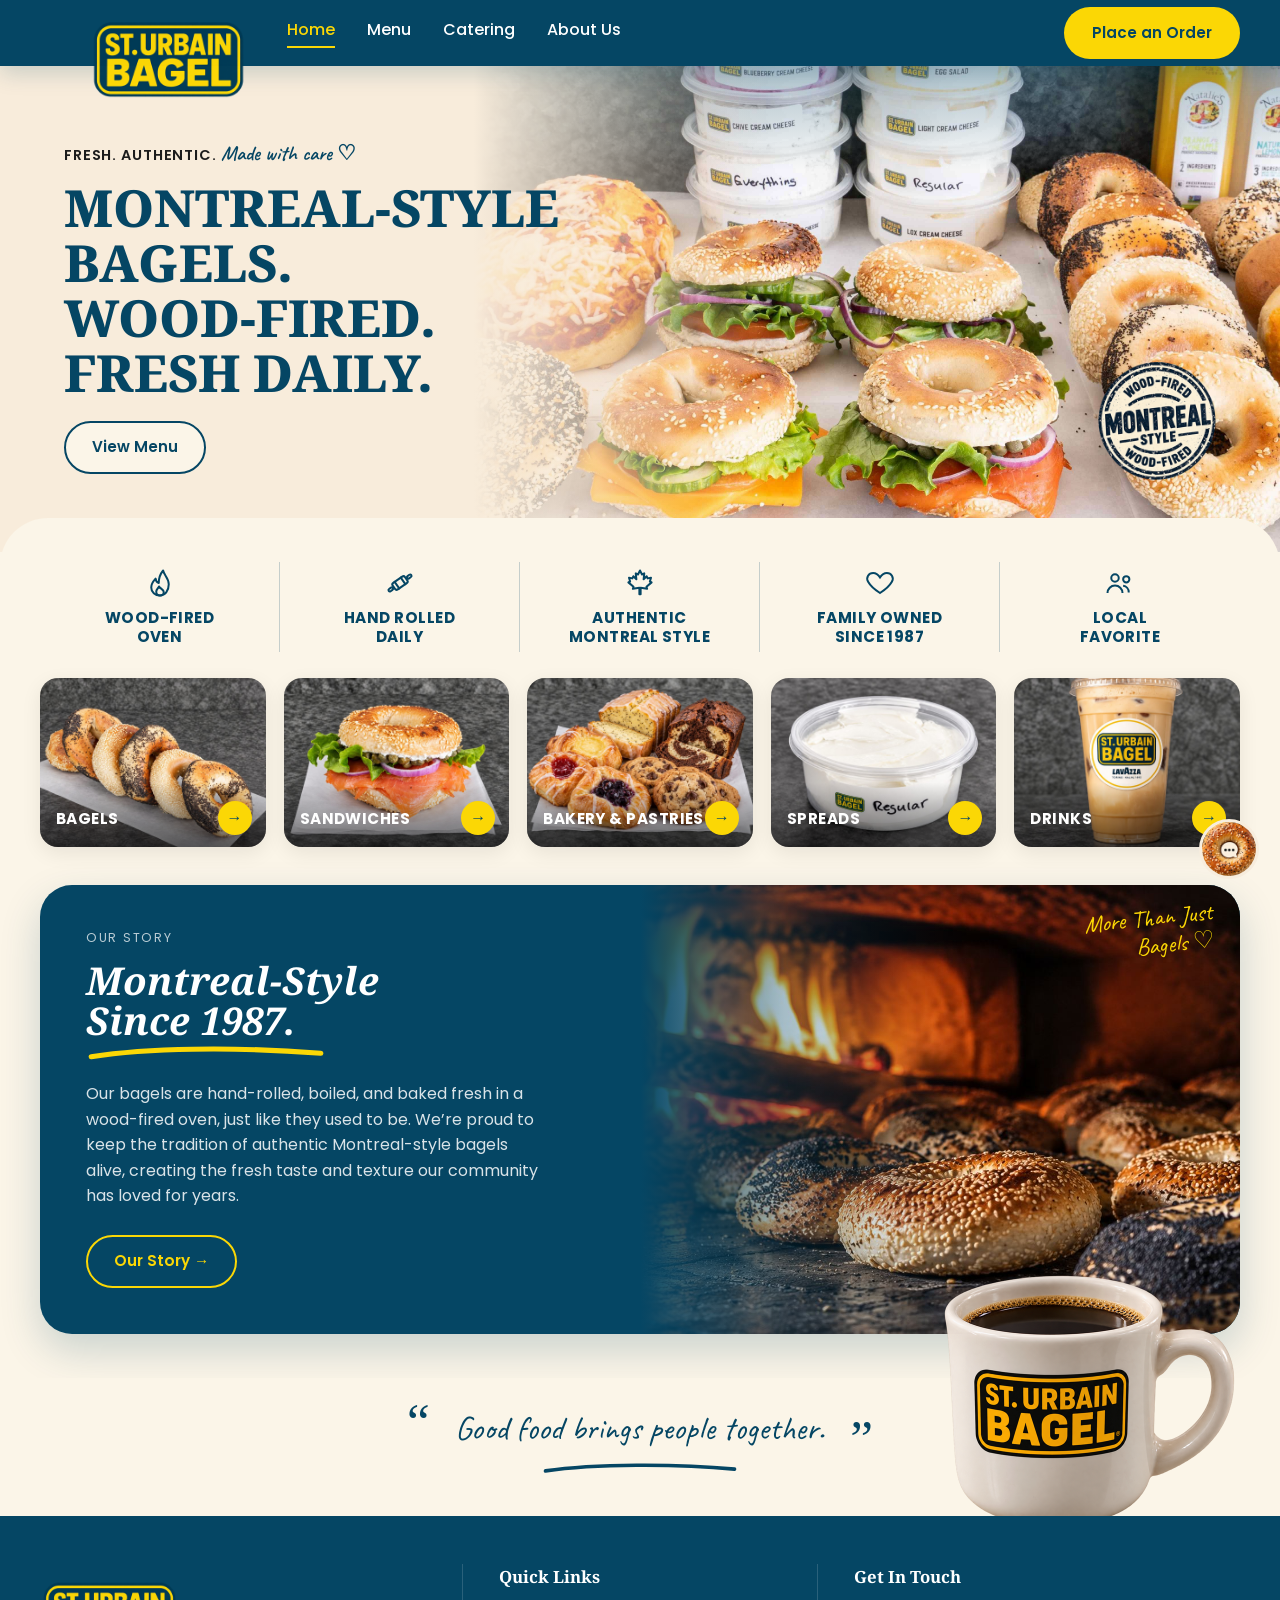
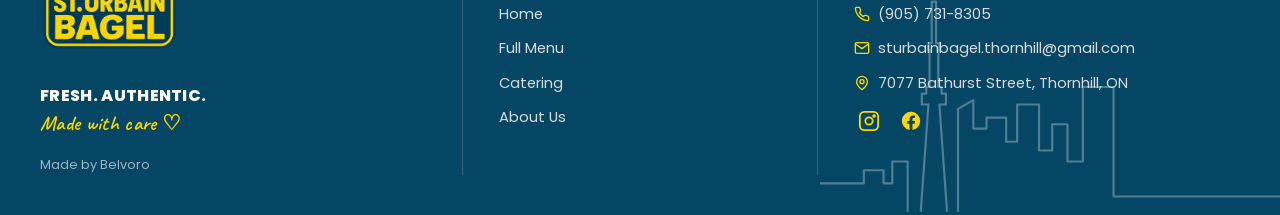
<file: index.html>
<!DOCTYPE html>
<html lang="en">
<head>
<meta charset="UTF-8">
<meta name="viewport" content="width=device-width, initial-scale=1.0">
<title>St. Urbain Bagel — Montreal-Style Bagels</title>
<meta name="description" content="Hand-rolled, wood-fired Montreal-style bagels made fresh daily. Fresh ingredients, local favourite since 1987.">
<link rel="icon" href="favicon.svg" type="image/svg+xml">
<link rel="stylesheet" href="css/styles.css">
</head>
<body>

<header class="site-header transparent-header">
  <div class="wrap">
    <a class="logo" href="index.html"><img src="images/site-logo.png" alt="St. Urbain Bagel"></a>
    <input type="checkbox" id="nav-toggle" class="nav-toggle">
    <label for="nav-toggle" class="nav-toggle-label">&#9776;</label>
    <nav class="main-nav">
      <a href="index.html" class="active">Home</a>
      <a href="menu.html">Menu</a>
      <a href="catering.html">Catering</a>
      <a href="about.html">About Us</a>
    </nav>
    <a class="btn btn-solid header-cta" href="contact.html">Place an Order</a>
  </div>
</header>

<section class="hero">
  <div class="hero-bg">
    <img src="images/header.jpeg" alt="Fresh Montreal-style bagel sandwiches and cream cheese">
  </div>
  <div class="hero-fade"></div>
  <div class="wrap">
    <div class="hero-copy">
      <p class="hero-eyebrow">FRESH. AUTHENTIC. <span class="script">Made with care &#9825;</span></p>
      <h1>Montreal-Style<br>Bagels.<br>Wood-Fired.<br>Fresh Daily.</h1>
      <div class="hero-actions">
        <a class="btn btn-outline" href="menu.html">View Menu</a>
      </div>
    </div>
  </div>
  <img class="patch" src="images/patch-badge.png" alt="Wood-fired Montreal style">
</section>

<section class="features">
  <div class="wrap">
    <ul>
      <li>
        <svg viewBox="0 0 24 24" fill="none" stroke="currentColor" stroke-width="1.6" stroke-linejoin="round"><path d="M12 22c-4 0-7-2.7-7-6.5 0-3.2 2-5.3 3.5-7 .2 2 1.2 3.2 2.5 3.5C11 8 12 5 14.5 2c.5 3.5 4.5 6 4.5 11 0 5.4-3 9-7 9z"/><path d="M12 22c-1.7 0-3-1.3-3-3 0-1.8 1.5-2.8 2.2-4.2.8 1.6 3.8 2.4 3.8 4.4 0 1.6-1.3 2.8-3 2.8z"/></svg>
        <span>Wood-Fired<br>Oven</span>
      </li>
      <li>
        <svg viewBox="0 0 24 24" fill="none" stroke="currentColor" stroke-width="1.6" stroke-linecap="round"><g transform="rotate(-35 12 12)"><rect x="6" y="8.8" width="12" height="6.4" rx="1.6"/><path d="M9 8.8v6.4M15 8.8v6.4"/><rect x="1" y="10.9" width="4" height="2.2" rx="1.1"/><rect x="19" y="10.9" width="4" height="2.2" rx="1.1"/></g></svg>
        <span>Hand Rolled<br>Daily</span>
      </li>
      <li>
        <svg viewBox="0 0 24 24" fill="none" stroke="currentColor" stroke-width="1.6" stroke-linejoin="round"><path d="M12 2l1.6 3.2 1.8-.9-.5 4.7 2.4-2.4.8 1.7 2.7-.5-.9 3 1.4.7-4.1 3.5.5 1.6-5.2-.8V21h-1v-5.2l-5.2.8.5-1.6-4.1-3.5 1.4-.7-.9-3 2.7.5.8-1.7 2.4 2.4-.5-4.7 1.8.9z"/></svg>
        <span>Authentic<br>Montreal Style</span>
      </li>
      <li>
        <svg viewBox="0 0 24 24" fill="none" stroke="currentColor" stroke-width="1.6"><path d="M12 20s-7-4.5-9.5-9C.5 7.5 3 4 6.5 4 9 4 11 6 12 7.5 13 6 15 4 17.5 4 21 4 23.5 7.5 21.5 11 19 15.5 12 20 12 20z"/></svg>
        <span>Family Owned<br>Since 1987</span>
      </li>
      <li>
        <svg viewBox="0 0 24 24" fill="none" stroke="currentColor" stroke-width="1.6"><circle cx="8" cy="8" r="3"/><circle cx="17" cy="9" r="2.5"/><path d="M2 20c0-3.3 2.7-6 6-6s6 2.7 6 6"/><path d="M14.5 14.2c2.6.3 4.5 2.5 4.5 5.3"/></svg>
        <span>Local<br>Favorite</span>
      </li>
    </ul>
  </div>
</section>

<section class="cat-section">
  <div class="wrap">
    <div class="cat-grid">
      <a class="cat-card" href="menu.html">
        <img src="images/bagels.jpg" alt="Montreal-style bagels">
        <span class="cat-label">Bagels</span>
        <span class="cat-arrow" aria-hidden="true">&rarr;</span>
      </a>
      <a class="cat-card" href="menu.html">
        <img src="images/sandwiches.jpg" alt="Bagel sandwiches">
        <span class="cat-label">Sandwiches</span>
        <span class="cat-arrow" aria-hidden="true">&rarr;</span>
      </a>
      <a class="cat-card" href="menu.html">
        <img src="images/bakery-pastries.jpg" alt="Bakery and pastries">
        <span class="cat-label">Bakery &amp; Pastries</span>
        <span class="cat-arrow" aria-hidden="true">&rarr;</span>
      </a>
      <a class="cat-card" href="menu.html">
        <img src="images/spreads.jpg" alt="Cream cheese spreads">
        <span class="cat-label">Spreads</span>
        <span class="cat-arrow" aria-hidden="true">&rarr;</span>
      </a>
      <a class="cat-card" href="menu.html">
        <img src="images/drinks.jpg" alt="Coffee and drinks">
        <span class="cat-label">Drinks</span>
        <span class="cat-arrow" aria-hidden="true">&rarr;</span>
      </a>
    </div>
  </div>
</section>

<section class="story-wrap">
  <div class="wrap">
    <div class="story-card">
      <div class="story-text">
        <span class="story-eyebrow">Our Story</span>
        <h2>Montreal-Style<br>Since 1987.
          <svg class="swoosh" viewBox="0 0 280 24" fill="none" aria-hidden="true"><path d="M6 16C70 6 170 4 274 12" stroke="var(--yellow)" stroke-width="6" stroke-linecap="round"/></svg>
        </h2>
        <p>Our bagels are hand-rolled, boiled, and baked fresh in a wood-fired oven, just like they used to be. We&rsquo;re proud to keep the tradition of authentic Montreal-style bagels alive, creating the fresh taste and texture our community has loved for years.</p>
        <a class="btn btn-ghost-yellow" href="about.html">Our Story &rarr;</a>
      </div>
      <div class="story-photo">
        <img src="images/wood-fire.jpg" alt="Bagels baking in a wood-fired oven">
        <span class="story-note script">More Than Just<br>Bagels &#9825;</span>
      </div>
    </div>
  </div>
</section>

<div class="quote-band">
  <div class="wrap">
    <blockquote>
      <p>Good food brings people together.</p>
      <svg class="quote-swoosh" viewBox="0 0 220 18" fill="none" aria-hidden="true"><path d="M6 12C60 4 150 4 214 10" stroke="var(--blue)" stroke-width="4" stroke-linecap="round"/></svg>
    </blockquote>
  </div>
  <img class="quote-mug mug-up" src="images/coffee-mug.png" alt="St. Urbain Bagel coffee mug">
</div>

<footer class="site-footer">
  <svg class="footer-skyline" viewBox="0 0 420 200" fill="none" stroke-width="2" stroke-linejoin="round" aria-hidden="true">
    <path d="M0 172H40V160H58V172H66V152H80V198"/>
    <path d="M92 198L99 100H93V90H97V84H100V50H99V44H102V6H106V44H109V50H108V84H111V90H115V100H109L116 198"/>
    <path d="M126 198V104L140 96V122H152V112H170V134H180V100H200V142H212V118H226V152H240V84H268V184H420"/>
  </svg>
  <div class="wrap footer-grid">
    <div class="footer-brand">
      <img src="images/site-logo.png" alt="St. Urbain Bagel">
      <p class="footer-tagline">Fresh. Authentic.<span class="script">Made with care &#9825;</span></p>
      <p class="footer-credit">Made by Belvoro</p>
    </div>
    <div class="footer-divider"></div>
    <div class="footer-col">
      <h4>Quick Links</h4>
      <a href="index.html">Home</a>
      <a href="menu.html">Full Menu</a>
      <a href="catering.html">Catering</a>
      <a href="about.html">About Us</a>
    </div>
    <div class="footer-divider"></div>
    <div class="footer-col">
      <h4>Get In Touch</h4>
      <p><svg width="16" height="16" viewBox="0 0 24 24" fill="none" stroke="currentColor" stroke-width="2" stroke-linecap="round" stroke-linejoin="round"><path d="M22 16.92v3a2 2 0 0 1-2.18 2 19.79 19.79 0 0 1-8.63-3.07 19.5 19.5 0 0 1-6-6 19.79 19.79 0 0 1-3.07-8.67A2 2 0 0 1 4.11 2h3a2 2 0 0 1 2 1.72c.127.96.361 1.903.7 2.81a2 2 0 0 1-.45 2.11L8.09 9.91a16 16 0 0 0 6 6l1.27-1.27a2 2 0 0 1 2.11-.45c.907.339 1.85.573 2.81.7A2 2 0 0 1 22 16.92z"/></svg> (905) 731-8305</p>
      <p><svg width="16" height="16" viewBox="0 0 24 24" fill="none" stroke="currentColor" stroke-width="2" stroke-linecap="round" stroke-linejoin="round"><rect x="2" y="4" width="20" height="16" rx="2"/><path d="m22 6-10 7L2 6"/></svg> sturbainbagel.thornhill@gmail.com</p>
      <p><svg width="16" height="16" viewBox="0 0 24 24" fill="none" stroke="currentColor" stroke-width="2" stroke-linecap="round" stroke-linejoin="round"><path d="M20 10c0 6-8 12-8 12s-8-6-8-12a8 8 0 0 1 16 0Z"/><circle cx="12" cy="10" r="3"/></svg> 7077 Bathurst Street, Thornhill, ON</p>
      <div class="footer-social">
        <a href="https://www.instagram.com/st.urbainbagelthornhill/" target="_blank" rel="noopener" aria-label="Instagram"><svg width="16" height="16" viewBox="0 0 24 24" fill="none" stroke="currentColor" stroke-width="2"><rect x="2" y="2" width="20" height="20" rx="5"/><circle cx="12" cy="12" r="4"/><circle cx="17.5" cy="6.5" r="1"/></svg></a>
        <a href="#" aria-label="Facebook"><svg width="16" height="16" viewBox="0 0 24 24" fill="currentColor"><path d="M22 12a10 10 0 1 0-11.6 9.9v-7H7.9V12h2.5V9.8c0-2.5 1.5-3.9 3.8-3.9 1.1 0 2.2.2 2.2.2v2.4h-1.2c-1.2 0-1.6.8-1.6 1.6V12h2.8l-.4 2.9h-2.4v7A10 10 0 0 0 22 12Z"/></svg></a>
      </div>
    </div>
  </div>
</footer>
<div class="chat-icon-overlay" aria-hidden="true">
  <img src="images/chat-bagel.png" alt="">
</div>

<script>
(function () {
  var header = document.querySelector('.transparent-header');
  if (!header) return;
  function onScroll() {
    if (window.scrollY > 40) header.classList.add('scrolled');
    else header.classList.remove('scrolled');
  }
  window.addEventListener('scroll', onScroll, { passive: true });
  onScroll();
})();
</script>
<script src="https://belvoro-20-production.up.railway.app/widget.js" data-belvoro="wc_f66a1e94575f7c35be412ad0" async></script>
</body>
</html>
</file>
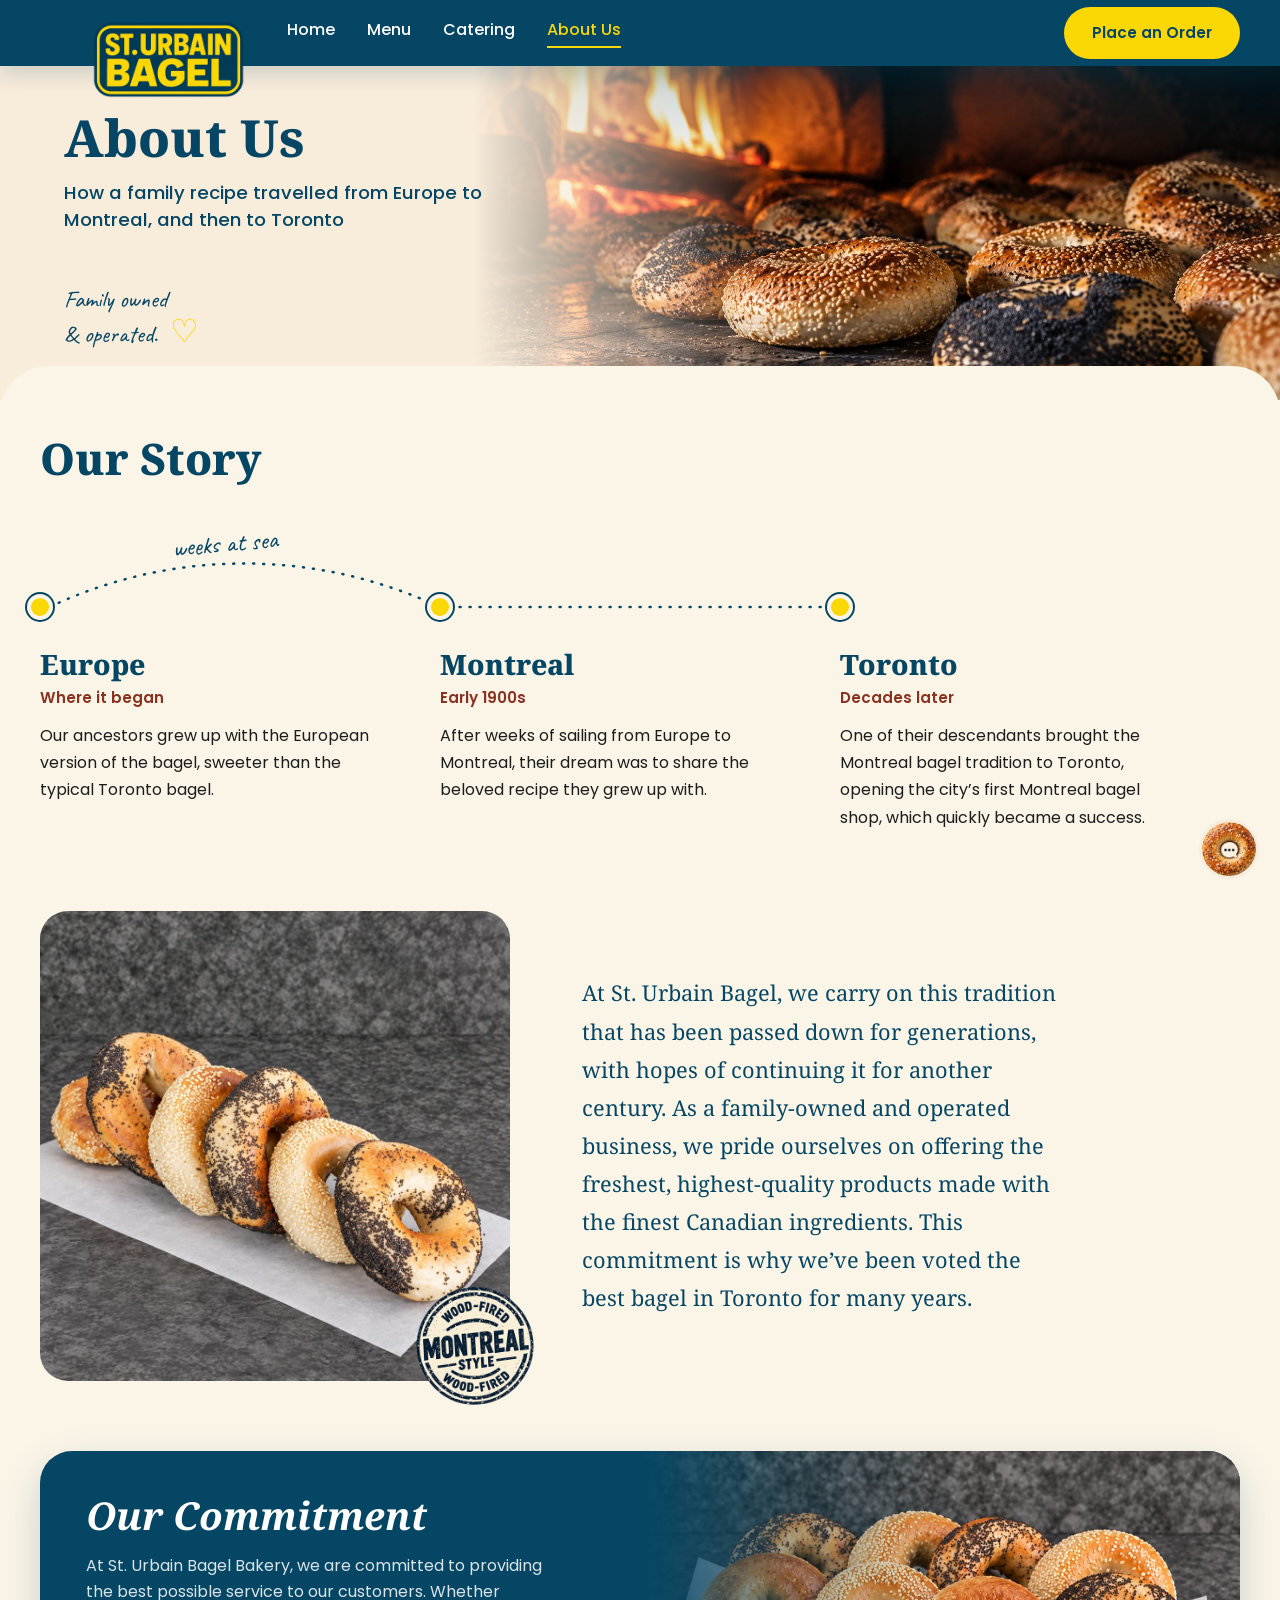
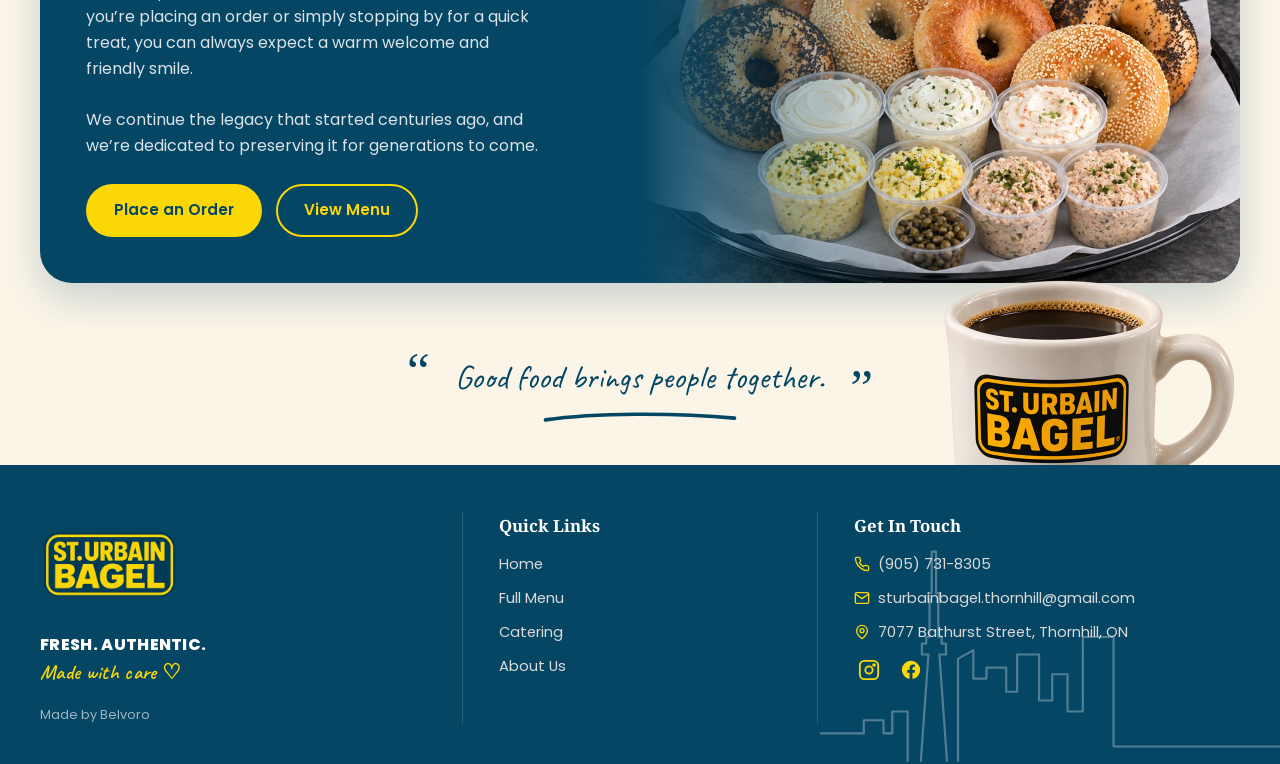
<file: about.html>
<!DOCTYPE html>
<html lang="en">
<head>
<meta charset="UTF-8">
<meta name="viewport" content="width=device-width, initial-scale=1.0">
<title>About Us — St. Urbain Bagel</title>
<meta name="description" content="The story of St. Urbain Bagel: a family Montreal bagel tradition, carried from Europe to Montreal to Toronto.">
<link rel="icon" href="favicon.svg" type="image/svg+xml">
<link rel="stylesheet" href="css/styles.css">
</head>
<body class="page-about">

<header class="site-header transparent-header">
  <div class="wrap">
    <a class="logo" href="index.html"><img src="images/site-logo.png" alt="St. Urbain Bagel"></a>
    <input type="checkbox" id="nav-toggle" class="nav-toggle">
    <label for="nav-toggle" class="nav-toggle-label">&#9776;</label>
    <nav class="main-nav">
      <a href="index.html">Home</a>
      <a href="menu.html">Menu</a>
      <a href="catering.html">Catering</a>
      <a href="about.html" class="active">About Us</a>
    </nav>
    <a class="btn btn-solid header-cta" href="contact.html">Place an Order</a>
  </div>
</header>

<section class="hero hero-menu hero-compact">
  <div class="hero-bg">
    <img src="images/wood-fire.jpg" alt="Sesame and poppy seed bagels baking in a wood-fired oven">
  </div>
  <div class="hero-fade"></div>
  <div class="wrap">
    <div class="hero-copy">
      <h1>About Us</h1>
      <p class="lede">How a family recipe travelled from Europe to Montreal, and then to Toronto</p>
      <p class="menu-note script">Family owned<br>&amp; operated. <span class="heart">&#9825;</span></p>
    </div>
  </div>
</section>

<section class="menu-filter about-story">
  <div class="wrap">
    <h2>Our Story</h2>

    <div class="route-wrap">
      <svg class="route-line" viewBox="0 0 1000 60" preserveAspectRatio="none" aria-hidden="true">
        <path d="M8 52C110 -6 230 -6 333 52" />
        <path d="M333 52H667" />
      </svg>
      <span class="route-note script">weeks at sea</span>
      <ol class="route">
        <li>
          <h3>Europe</h3>
        <span class="route-when">Where it began</span>
          <p>Our ancestors grew up with the European version of the bagel, sweeter than the typical Toronto bagel.</p>
        </li>
        <li>
          <h3>Montreal</h3>
          <span class="route-when">Early 1900s</span>
          <p>After weeks of sailing from Europe to Montreal, their dream was to share the beloved recipe they grew up with.</p>
        </li>
        <li>
          <h3>Toronto</h3>
          <span class="route-when">Decades later</span>
          <p>One of their descendants brought the Montreal bagel tradition to Toronto, opening the city&rsquo;s first Montreal bagel shop, which quickly became a success.</p>
        </li>
      </ol>
    </div>

    <div class="about-today">
      <div class="about-photo">
        <img src="images/bagels.jpg" alt="Sesame and poppy seed Montreal-style bagels">
        <img class="about-patch" src="images/patch-badge.png" alt="">
      </div>
      <p>At St. Urbain Bagel, we carry on this tradition that has been passed down for generations, with hopes of continuing it for another century. As a family-owned and operated business, we pride ourselves on offering the freshest, highest-quality products made with the finest Canadian ingredients. This commitment is why we&rsquo;ve been voted the best bagel in Toronto for many years.</p>
    </div>
  </div>
</section>

<section class="story-wrap">
  <div class="wrap">
    <div class="story-card">
      <div class="story-text">
        <h2>Our Commitment</h2>
        <p>At St. Urbain Bagel Bakery, we are committed to providing the best possible service to our customers. Whether you&rsquo;re placing an order or simply stopping by for a quick treat, you can always expect a warm welcome and friendly smile.</p>
        <p>We continue the legacy that started centuries ago, and we&rsquo;re dedicated to preserving it for generations to come.</p>
        <div class="hero-actions">
          <a class="btn btn-solid" href="contact.html">Place an Order</a>
          <a class="btn btn-ghost-yellow" href="menu.html">View Menu</a>
        </div>
      </div>
      <div class="story-photo">
        <img src="images/platter-bagel-schmear.jpg" alt="Bagel and schmear platter with cream cheeses">
      </div>
    </div>
  </div>
</section>

<div class="quote-band">
  <div class="wrap">
    <blockquote>
      <p>Good food brings people together.</p>
      <svg class="quote-swoosh" viewBox="0 0 220 18" fill="none" aria-hidden="true"><path d="M6 12C60 4 150 4 214 10" stroke="var(--blue)" stroke-width="4" stroke-linecap="round"/></svg>
    </blockquote>
  </div>
  <img class="quote-mug" src="images/coffee-mug.png" alt="St. Urbain Bagel coffee mug">
</div>

<footer class="site-footer">
  <svg class="footer-skyline" viewBox="0 0 420 200" fill="none" stroke-width="2" stroke-linejoin="round" aria-hidden="true">
    <path d="M0 172H40V160H58V172H66V152H80V198"/>
    <path d="M92 198L99 100H93V90H97V84H100V50H99V44H102V6H106V44H109V50H108V84H111V90H115V100H109L116 198"/>
    <path d="M126 198V104L140 96V122H152V112H170V134H180V100H200V142H212V118H226V152H240V84H268V184H420"/>
  </svg>
  <div class="wrap footer-grid">
    <div class="footer-brand">
      <img src="images/site-logo.png" alt="St. Urbain Bagel">
      <p class="footer-tagline">Fresh. Authentic.<span class="script">Made with care &#9825;</span></p>
      <p class="footer-credit">Made by Belvoro</p>
    </div>
    <div class="footer-divider"></div>
    <div class="footer-col">
      <h4>Quick Links</h4>
      <a href="index.html">Home</a>
      <a href="menu.html">Full Menu</a>
      <a href="catering.html">Catering</a>
      <a href="about.html">About Us</a>
    </div>
    <div class="footer-divider"></div>
    <div class="footer-col">
      <h4>Get In Touch</h4>
      <p><svg width="16" height="16" viewBox="0 0 24 24" fill="none" stroke="currentColor" stroke-width="2" stroke-linecap="round" stroke-linejoin="round"><path d="M22 16.92v3a2 2 0 0 1-2.18 2 19.79 19.79 0 0 1-8.63-3.07 19.5 19.5 0 0 1-6-6 19.79 19.79 0 0 1-3.07-8.67A2 2 0 0 1 4.11 2h3a2 2 0 0 1 2 1.72c.127.96.361 1.903.7 2.81a2 2 0 0 1-.45 2.11L8.09 9.91a16 16 0 0 0 6 6l1.27-1.27a2 2 0 0 1 2.11-.45c.907.339 1.85.573 2.81.7A2 2 0 0 1 22 16.92z"/></svg> (905) 731-8305</p>
      <p><svg width="16" height="16" viewBox="0 0 24 24" fill="none" stroke="currentColor" stroke-width="2" stroke-linecap="round" stroke-linejoin="round"><rect x="2" y="4" width="20" height="16" rx="2"/><path d="m22 6-10 7L2 6"/></svg> sturbainbagel.thornhill@gmail.com</p>
      <p><svg width="16" height="16" viewBox="0 0 24 24" fill="none" stroke="currentColor" stroke-width="2" stroke-linecap="round" stroke-linejoin="round"><path d="M20 10c0 6-8 12-8 12s-8-6-8-12a8 8 0 0 1 16 0Z"/><circle cx="12" cy="10" r="3"/></svg> 7077 Bathurst Street, Thornhill, ON</p>
      <div class="footer-social">
        <a href="https://www.instagram.com/st.urbainbagelthornhill/" target="_blank" rel="noopener" aria-label="Instagram"><svg width="16" height="16" viewBox="0 0 24 24" fill="none" stroke="currentColor" stroke-width="2"><rect x="2" y="2" width="20" height="20" rx="5"/><circle cx="12" cy="12" r="4"/><circle cx="17.5" cy="6.5" r="1"/></svg></a>
        <a href="#" aria-label="Facebook"><svg width="16" height="16" viewBox="0 0 24 24" fill="currentColor"><path d="M22 12a10 10 0 1 0-11.6 9.9v-7H7.9V12h2.5V9.8c0-2.5 1.5-3.9 3.8-3.9 1.1 0 2.2.2 2.2.2v2.4h-1.2c-1.2 0-1.6.8-1.6 1.6V12h2.8l-.4 2.9h-2.4v7A10 10 0 0 0 22 12Z"/></svg></a>
      </div>
    </div>
  </div>
</footer>
<div class="chat-icon-overlay" aria-hidden="true">
  <img src="images/chat-bagel.png" alt="">
</div>

<script>
(function () {
  var header = document.querySelector('.transparent-header');
  if (!header) return;
  function onScroll() {
    if (window.scrollY > 40) header.classList.add('scrolled');
    else header.classList.remove('scrolled');
  }
  window.addEventListener('scroll', onScroll, { passive: true });
  onScroll();
})();
</script>
<script src="https://belvoro-20-production.up.railway.app/widget.js" data-belvoro="wc_f66a1e94575f7c35be412ad0" async></script>
</body>
</html>
</file>
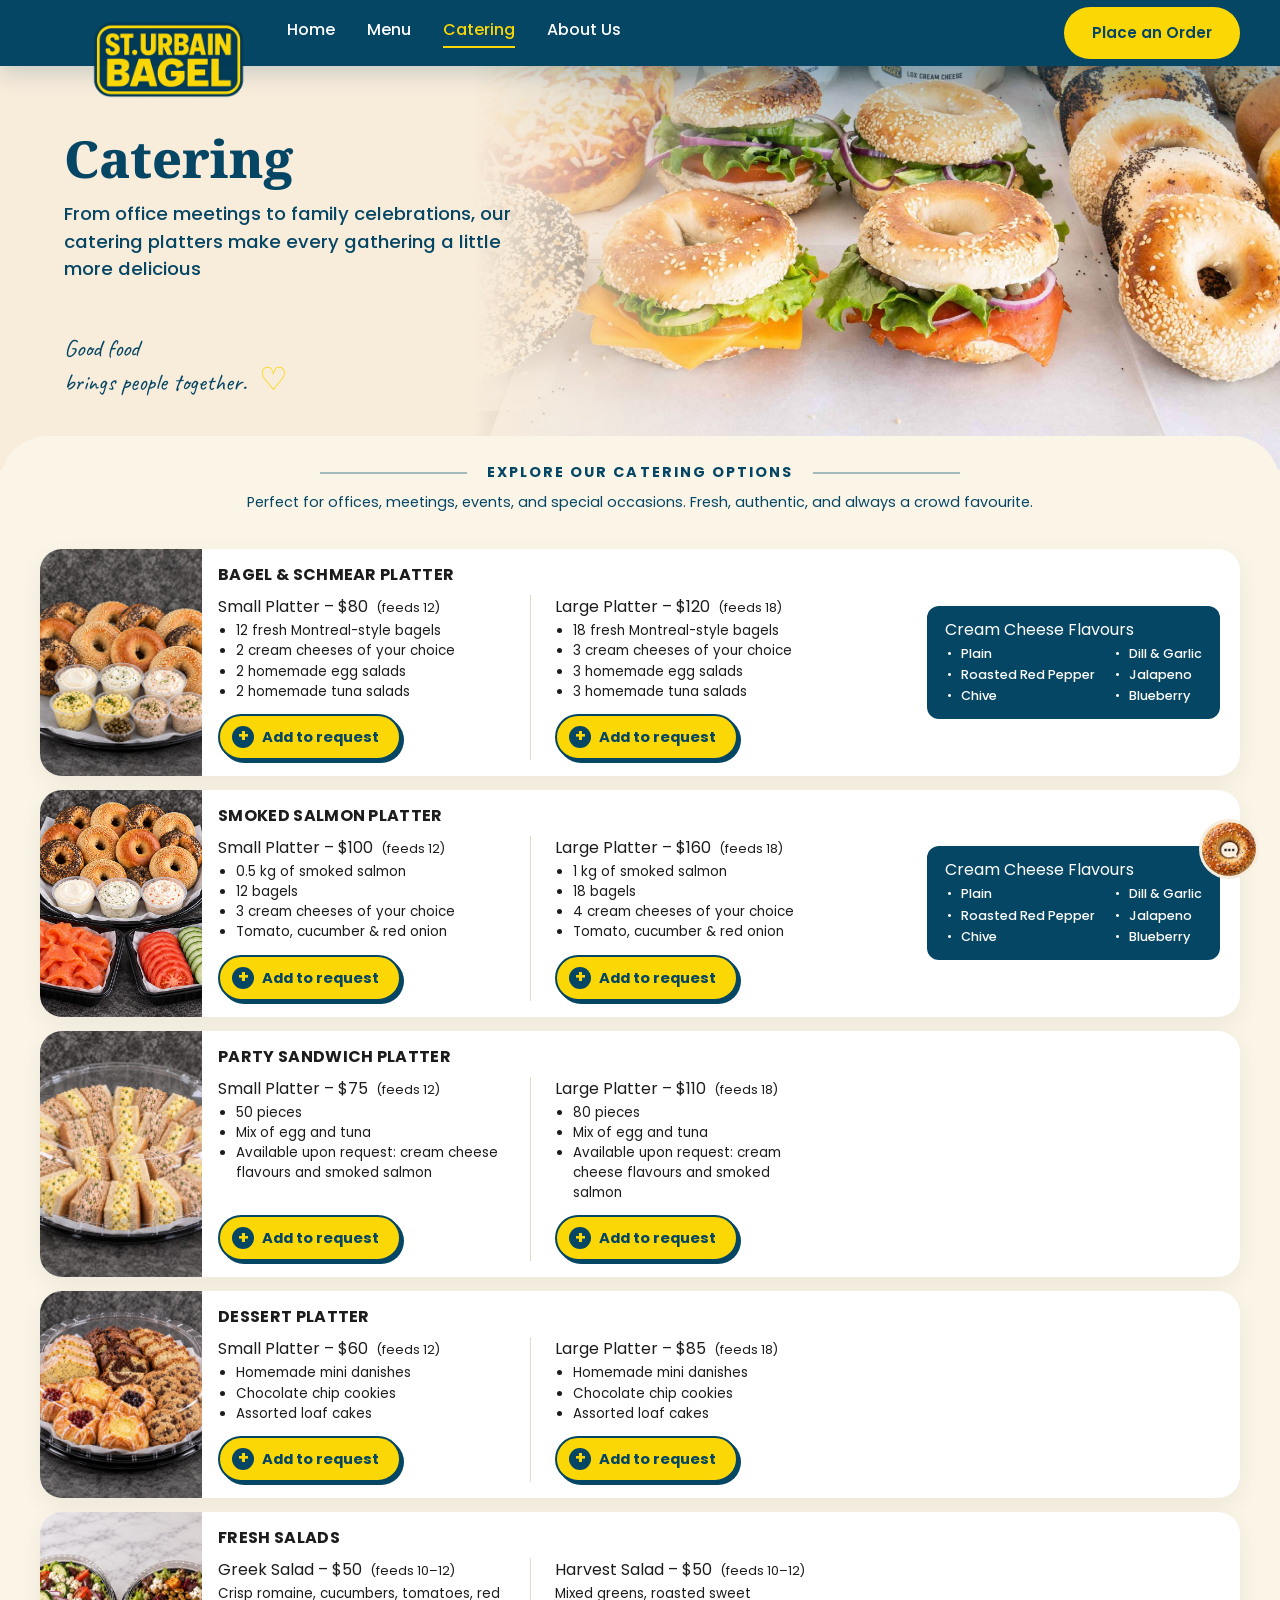
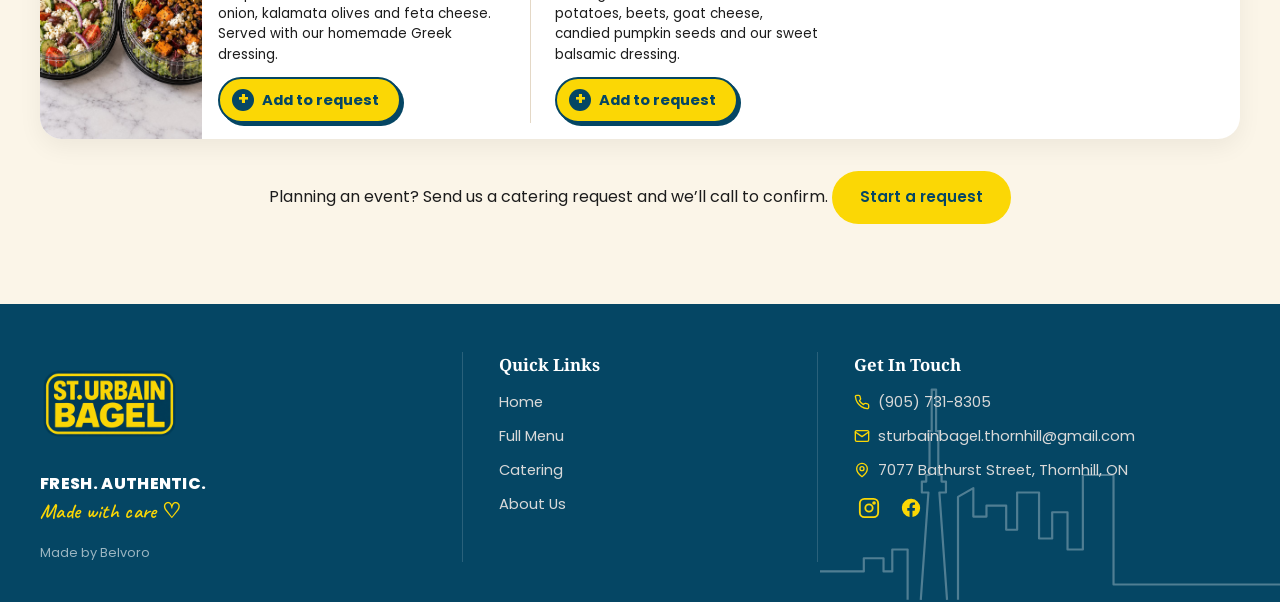
<file: catering.html>
<!DOCTYPE html>
<html lang="en">
<head>
<meta charset="UTF-8">
<meta name="viewport" content="width=device-width, initial-scale=1.0">
<title>Catering — St. Urbain Bagel</title>
<meta name="description" content="Fresh, wood-fired bagel and smoked salmon catering platters for offices, meetings, events, and special occasions.">
<link rel="icon" href="favicon.svg" type="image/svg+xml">
<link rel="stylesheet" href="css/styles.css">
</head>
<body class="page-catering">

<header class="site-header transparent-header">
  <div class="wrap">
    <a class="logo" href="index.html"><img src="images/site-logo.png" alt="St. Urbain Bagel"></a>
    <input type="checkbox" id="nav-toggle" class="nav-toggle">
    <label for="nav-toggle" class="nav-toggle-label">&#9776;</label>
    <nav class="main-nav">
      <a href="index.html">Home</a>
      <a href="menu.html">Menu</a>
      <a href="catering.html" class="active">Catering</a>
      <a href="about.html">About Us</a>
    </nav>
    <a class="btn btn-solid header-cta" href="contact.html">Place an Order</a>
  </div>
</header>

<section class="hero hero-menu hero-compact">
  <div class="hero-bg">
    <img src="images/header.jpeg" alt="Fresh Montreal-style bagel platters">
  </div>
  <div class="hero-fade"></div>
  <div class="wrap">
    <div class="hero-copy">
      <h1>Catering</h1>
      <p class="lede">From office meetings to family celebrations, our catering platters make every gathering a little more delicious</p>
      <p class="menu-note script">Good food<br>brings people together. <span class="heart">&#9825;</span></p>
    </div>
  </div>
</section>

<section class="menu-filter">
  <div class="wrap">
    <div class="menu-divider"><span>Explore Our Catering Options</span></div>
    <p class="menu-hint">Perfect for offices, meetings, events, and special occasions. Fresh, authentic, and always a crowd favourite.</p>
  </div>
</section>

<section class="section menu-items">
  <div class="wrap">

    <article class="platter">
      <div class="platter-photo"><img src="images/platter-bagel-schmear.jpg" alt="Bagel and schmear platter"></div>
      <div class="platter-main">
        <h3>Bagel &amp; Schmear Platter</h3>
        <div class="platter-sizes">
          <div class="platter-size">
            <h4>Small Platter &ndash; $80 <span>(feeds 12)</span></h4>
            <ul>
              <li>12 fresh Montreal-style bagels</li>
              <li>2 cream cheeses of your choice</li>
              <li>2 homemade egg salads</li>
              <li>2 homemade tuna salads</li>
            </ul>
            <a class="btn btn-add" href="contact.html?item=schmear&amp;size=Small#request" aria-label="Add small Bagel &amp; Schmear Platter to request">Add to request</a>
          </div>
          <div class="platter-size">
            <h4>Large Platter &ndash; $120 <span>(feeds 18)</span></h4>
            <ul>
              <li>18 fresh Montreal-style bagels</li>
              <li>3 cream cheeses of your choice</li>
              <li>3 homemade egg salads</li>
              <li>3 homemade tuna salads</li>
            </ul>
            <a class="btn btn-add" href="contact.html?item=schmear&amp;size=Large#request" aria-label="Add large Bagel &amp; Schmear Platter to request">Add to request</a>
          </div>
        </div>
      </div>
      <aside class="flavours-box">
        <h4>Cream Cheese Flavours</h4>
        <ul>
          <li>Plain</li>
          <li>Dill &amp; Garlic</li>
          <li>Roasted Red Pepper</li>
          <li>Jalapeno</li>
          <li>Chive</li>
          <li>Blueberry</li>
        </ul>
      </aside>
    </article>

    <article class="platter">
      <div class="platter-photo"><img src="images/platter-smoked-salmon.jpg" alt="Smoked salmon platter"></div>
      <div class="platter-main">
        <h3>Smoked Salmon Platter</h3>
        <div class="platter-sizes">
          <div class="platter-size">
            <h4>Small Platter &ndash; $100 <span>(feeds 12)</span></h4>
            <ul>
              <li>0.5 kg of smoked salmon</li>
              <li>12 bagels</li>
              <li>3 cream cheeses of your choice</li>
              <li>Tomato, cucumber &amp; red onion</li>
            </ul>
            <a class="btn btn-add" href="contact.html?item=salmon&amp;size=Small#request" aria-label="Add small Smoked Salmon Platter to request">Add to request</a>
          </div>
          <div class="platter-size">
            <h4>Large Platter &ndash; $160 <span>(feeds 18)</span></h4>
            <ul>
              <li>1 kg of smoked salmon</li>
              <li>18 bagels</li>
              <li>4 cream cheeses of your choice</li>
              <li>Tomato, cucumber &amp; red onion</li>
            </ul>
            <a class="btn btn-add" href="contact.html?item=salmon&amp;size=Large#request" aria-label="Add large Smoked Salmon Platter to request">Add to request</a>
          </div>
        </div>
      </div>
      <aside class="flavours-box">
        <h4>Cream Cheese Flavours</h4>
        <ul>
          <li>Plain</li>
          <li>Dill &amp; Garlic</li>
          <li>Roasted Red Pepper</li>
          <li>Jalapeno</li>
          <li>Chive</li>
          <li>Blueberry</li>
        </ul>
      </aside>
    </article>

    <article class="platter">
      <div class="platter-photo"><img src="images/platter-sandwich.jpg" alt="Party sandwich platter"></div>
      <div class="platter-main">
        <h3>Party Sandwich Platter</h3>
        <div class="platter-sizes">
          <div class="platter-size">
            <h4>Small Platter &ndash; $75 <span>(feeds 12)</span></h4>
            <ul>
              <li>50 pieces</li>
              <li>Mix of egg and tuna</li>
              <li>Available upon request: cream cheese flavours and smoked salmon</li>
            </ul>
            <a class="btn btn-add" href="contact.html?item=sandwich&amp;size=Small#request" aria-label="Add small Party Sandwich Platter to request">Add to request</a>
          </div>
          <div class="platter-size">
            <h4>Large Platter &ndash; $110 <span>(feeds 18)</span></h4>
            <ul>
              <li>80 pieces</li>
              <li>Mix of egg and tuna</li>
              <li>Available upon request: cream cheese flavours and smoked salmon</li>
            </ul>
            <a class="btn btn-add" href="contact.html?item=sandwich&amp;size=Large#request" aria-label="Add large Party Sandwich Platter to request">Add to request</a>
          </div>
        </div>
      </div>
    </article>

    <article class="platter">
      <div class="platter-photo"><img src="images/platter-dessert.jpg" alt="Dessert platter"></div>
      <div class="platter-main">
        <h3>Dessert Platter</h3>
        <div class="platter-sizes">
          <div class="platter-size">
            <h4>Small Platter &ndash; $60 <span>(feeds 12)</span></h4>
            <ul>
              <li>Homemade mini danishes</li>
              <li>Chocolate chip cookies</li>
              <li>Assorted loaf cakes</li>
            </ul>
            <a class="btn btn-add" href="contact.html?item=dessert&amp;size=Small#request" aria-label="Add small Dessert Platter to request">Add to request</a>
          </div>
          <div class="platter-size">
            <h4>Large Platter &ndash; $85 <span>(feeds 18)</span></h4>
            <ul>
              <li>Homemade mini danishes</li>
              <li>Chocolate chip cookies</li>
              <li>Assorted loaf cakes</li>
            </ul>
            <a class="btn btn-add" href="contact.html?item=dessert&amp;size=Large#request" aria-label="Add large Dessert Platter to request">Add to request</a>
          </div>
        </div>
      </div>
    </article>

    <article class="platter">
      <div class="platter-photo"><img src="images/platter-salads.jpg" alt="Greek and harvest salads"></div>
      <div class="platter-main">
        <h3>Fresh Salads</h3>
        <div class="platter-sizes">
          <div class="platter-size">
            <h4>Greek Salad &ndash; $50 <span>(feeds 10&ndash;12)</span></h4>
            <p>Crisp romaine, cucumbers, tomatoes, red onion, kalamata olives and feta cheese. Served with our homemade Greek dressing.</p>
            <a class="btn btn-add" href="contact.html?item=greek#request" aria-label="Add Greek Salad to request">Add to request</a>
          </div>
          <div class="platter-size">
            <h4>Harvest Salad &ndash; $50 <span>(feeds 10&ndash;12)</span></h4>
            <p>Mixed greens, roasted sweet potatoes, beets, goat cheese, candied pumpkin seeds and our sweet balsamic dressing.</p>
            <a class="btn btn-add" href="contact.html?item=harvest#request" aria-label="Add Harvest Salad to request">Add to request</a>
          </div>
        </div>
      </div>
    </article>

    <p style="margin-top:32px;text-align:center;">Planning an event? Send us a catering request and we&rsquo;ll call to confirm. <a class="btn btn-solid" href="contact.html#request">Start a request</a></p>

  </div>
</section>

<footer class="site-footer">
  <svg class="footer-skyline" viewBox="0 0 420 200" fill="none" stroke-width="2" stroke-linejoin="round" aria-hidden="true">
    <path d="M0 172H40V160H58V172H66V152H80V198"/>
    <path d="M92 198L99 100H93V90H97V84H100V50H99V44H102V6H106V44H109V50H108V84H111V90H115V100H109L116 198"/>
    <path d="M126 198V104L140 96V122H152V112H170V134H180V100H200V142H212V118H226V152H240V84H268V184H420"/>
  </svg>
  <div class="wrap footer-grid">
    <div class="footer-brand">
      <img src="images/site-logo.png" alt="St. Urbain Bagel">
      <p class="footer-tagline">Fresh. Authentic.<span class="script">Made with care &#9825;</span></p>
      <p class="footer-credit">Made by Belvoro</p>
    </div>
    <div class="footer-divider"></div>
    <div class="footer-col">
      <h4>Quick Links</h4>
      <a href="index.html">Home</a>
      <a href="menu.html">Full Menu</a>
      <a href="catering.html">Catering</a>
      <a href="about.html">About Us</a>
    </div>
    <div class="footer-divider"></div>
    <div class="footer-col">
      <h4>Get In Touch</h4>
      <p><svg width="16" height="16" viewBox="0 0 24 24" fill="none" stroke="currentColor" stroke-width="2" stroke-linecap="round" stroke-linejoin="round"><path d="M22 16.92v3a2 2 0 0 1-2.18 2 19.79 19.79 0 0 1-8.63-3.07 19.5 19.5 0 0 1-6-6 19.79 19.79 0 0 1-3.07-8.67A2 2 0 0 1 4.11 2h3a2 2 0 0 1 2 1.72c.127.96.361 1.903.7 2.81a2 2 0 0 1-.45 2.11L8.09 9.91a16 16 0 0 0 6 6l1.27-1.27a2 2 0 0 1 2.11-.45c.907.339 1.85.573 2.81.7A2 2 0 0 1 22 16.92z"/></svg> (905) 731-8305</p>
      <p><svg width="16" height="16" viewBox="0 0 24 24" fill="none" stroke="currentColor" stroke-width="2" stroke-linecap="round" stroke-linejoin="round"><rect x="2" y="4" width="20" height="16" rx="2"/><path d="m22 6-10 7L2 6"/></svg> sturbainbagel.thornhill@gmail.com</p>
      <p><svg width="16" height="16" viewBox="0 0 24 24" fill="none" stroke="currentColor" stroke-width="2" stroke-linecap="round" stroke-linejoin="round"><path d="M20 10c0 6-8 12-8 12s-8-6-8-12a8 8 0 0 1 16 0Z"/><circle cx="12" cy="10" r="3"/></svg> 7077 Bathurst Street, Thornhill, ON</p>
      <div class="footer-social">
        <a href="https://www.instagram.com/st.urbainbagelthornhill/" target="_blank" rel="noopener" aria-label="Instagram"><svg width="16" height="16" viewBox="0 0 24 24" fill="none" stroke="currentColor" stroke-width="2"><rect x="2" y="2" width="20" height="20" rx="5"/><circle cx="12" cy="12" r="4"/><circle cx="17.5" cy="6.5" r="1"/></svg></a>
        <a href="#" aria-label="Facebook"><svg width="16" height="16" viewBox="0 0 24 24" fill="currentColor"><path d="M22 12a10 10 0 1 0-11.6 9.9v-7H7.9V12h2.5V9.8c0-2.5 1.5-3.9 3.8-3.9 1.1 0 2.2.2 2.2.2v2.4h-1.2c-1.2 0-1.6.8-1.6 1.6V12h2.8l-.4 2.9h-2.4v7A10 10 0 0 0 22 12Z"/></svg></a>
      </div>
    </div>
  </div>
</footer>
<div class="chat-icon-overlay" aria-hidden="true">
  <img src="images/chat-bagel.png" alt="">
</div>

<script>
(function () {
  var header = document.querySelector('.transparent-header');
  if (header) {
    var onScroll = function () {
      if (window.scrollY > 40) header.classList.add('scrolled');
      else header.classList.remove('scrolled');
    };
    window.addEventListener('scroll', onScroll, { passive: true });
    onScroll();
  }

  // ── Catering prices, kept in sync with the Belvoro catalog. Each platter-size
  //    is matched to its catalog item via the item/size in its request link;
  //    the hand-written price stays as a fallback if the feed can't be reached. ──
  var BELVORO = 'https://belvoro-20-production.up.railway.app';
  var KEY = 'wc_f66a1e94575f7c35be412ad0';
  var MAP = {
    'schmear|Small':  'Small Bagel and Schmear Platter',
    'schmear|Large':  'Large Bagel and Schmear Platter',
    'salmon|Small':   'Small Smoked Salmon Platter',
    'salmon|Large':   'Large Smoked Salmon Platter',
    'sandwich|Small': 'Small Party Sandwich Platter',
    'sandwich|Large': 'Large Party Sandwich Platter',
    'dessert|Small':  'Small Dessert Platter',
    'dessert|Large':  'Large Dessert Platter',
    'greek|':         'Greek Salad (Large)',
    'harvest|':       'Harvest Salad (Large)'
  };
  function money(p) { return '$' + (p % 1 === 0 ? p : p.toFixed(2)); }
  fetch(BELVORO + '/menu/' + KEY + '.json')
    .then(function (r) { return r.ok ? r.json() : null; })
    .then(function (data) {
      if (!data) return;
      var price = {};
      (data.items || []).forEach(function (it) { if (typeof it.price === 'number') price[it.title] = it.price; });
      document.querySelectorAll('.platter-size').forEach(function (ps) {
        var a = ps.querySelector('a.btn-add'); if (!a) return;
        var u; try { u = new URL(a.getAttribute('href'), location.href); } catch (e) { return; }
        var title = MAP[(u.searchParams.get('item') || '') + '|' + (u.searchParams.get('size') || '')];
        if (!title || price[title] == null) return;
        var h4 = ps.querySelector('h4'); if (!h4) return;
        h4.innerHTML = h4.innerHTML.replace(/\$\s*\d[\d,]*(?:\.\d+)?/, money(price[title]));
      });
    })
    .catch(function () { /* feed unreachable — static prices stay */ });
})();
</script>
<script src="https://belvoro-20-production.up.railway.app/widget.js" data-belvoro="wc_f66a1e94575f7c35be412ad0" async></script>
</body>
</html>
</file>
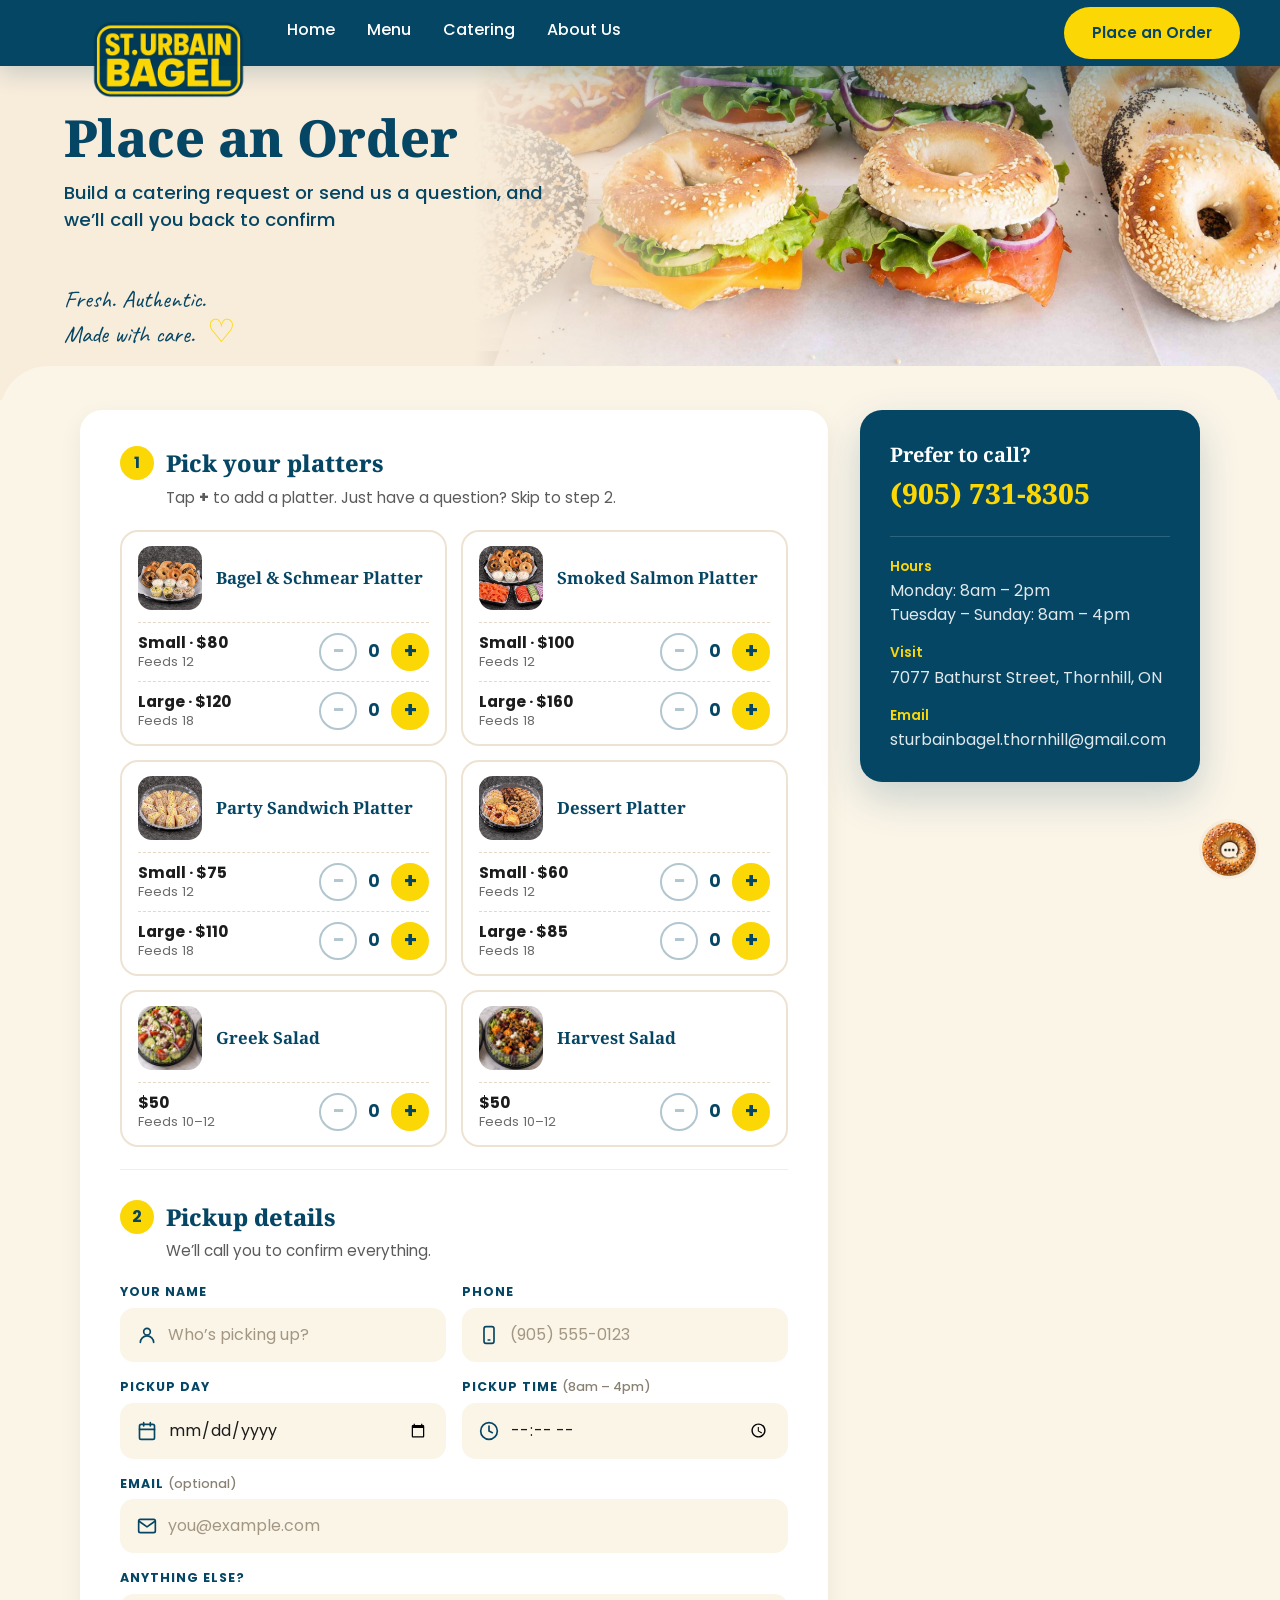
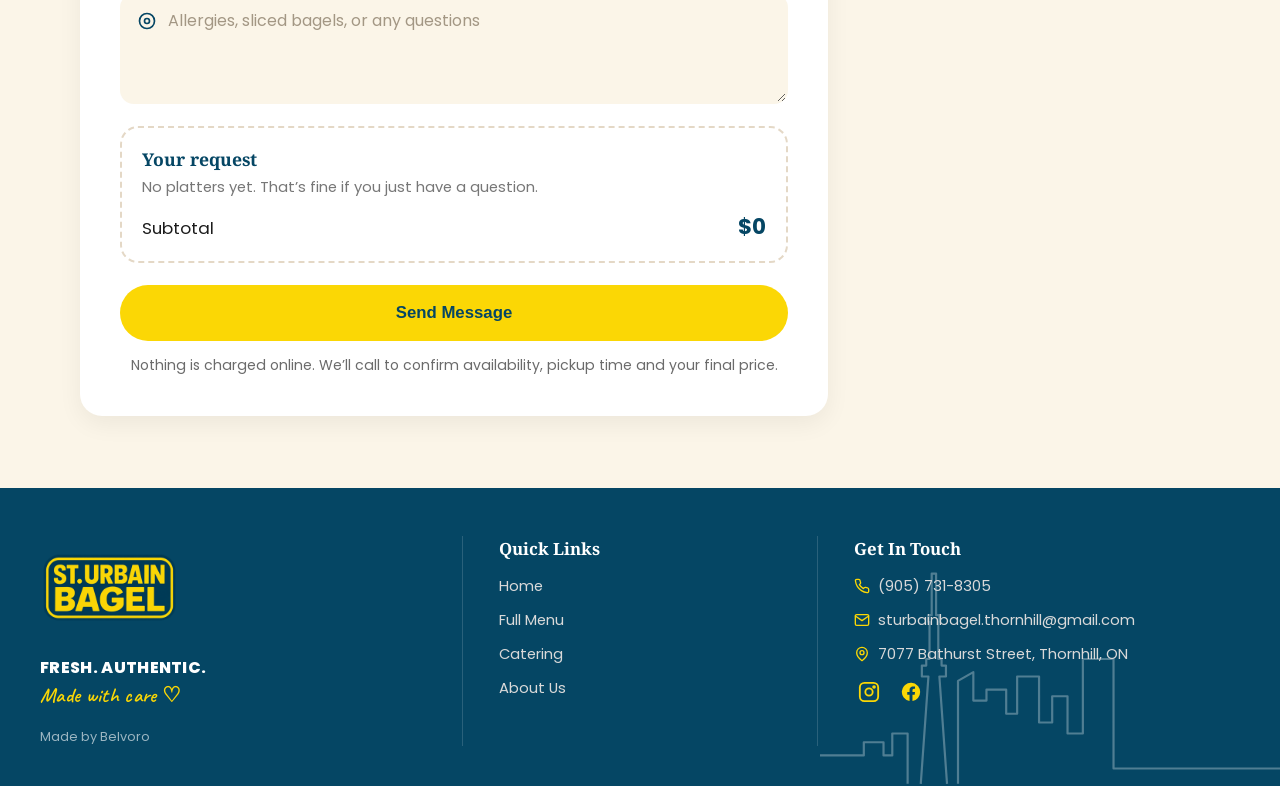
<file: contact.html>
<!DOCTYPE html>
<html lang="en">
<head>
<meta charset="UTF-8">
<meta name="viewport" content="width=device-width, initial-scale=1.0">
<title>Place an Order — St. Urbain Bagel</title>
<meta name="description" content="Send St. Urbain Bagel a catering request or a question. We call every request back to confirm.">
<link rel="icon" href="favicon.svg" type="image/svg+xml">
<link rel="stylesheet" href="css/styles.css">
</head>
<body class="page-order">

<header class="site-header transparent-header">
  <div class="wrap">
    <a class="logo" href="index.html"><img src="images/site-logo.png" alt="St. Urbain Bagel"></a>
    <input type="checkbox" id="nav-toggle" class="nav-toggle">
    <label for="nav-toggle" class="nav-toggle-label">&#9776;</label>
    <nav class="main-nav">
      <a href="index.html">Home</a>
      <a href="menu.html">Menu</a>
      <a href="catering.html">Catering</a>
      <a href="about.html">About Us</a>
    </nav>
    <a class="btn btn-solid header-cta" href="contact.html">Place an Order</a>
  </div>
</header>

<section class="hero hero-menu hero-compact">
  <div class="hero-bg">
    <img src="images/header.jpeg" alt="Fresh Montreal-style bagels, sandwiches and cream cheeses">
  </div>
  <div class="hero-fade"></div>
  <div class="wrap">
    <div class="hero-copy">
      <h1>Place an Order</h1>
      <p class="lede">Build a catering request or send us a question, and we&rsquo;ll call you back to confirm</p>
      <p class="menu-note script">Fresh. Authentic.<br>Made with care. <span class="heart">&#9825;</span></p>
    </div>
  </div>
</section>

<section class="menu-filter order-section">
  <div class="wrap order-layout">
    <!-- Submits to the Belvoro CRM intake endpoint via JS below (creates a contact + a
         pickup request the team confirms on callback). No page reload. -->
    <form class="order-card" id="contact-form" action="#" method="POST">

      <section class="order-step" id="request" aria-labelledby="step1-title">
        <h2 class="step-title" id="step1-title"><span class="step-num">1</span> Pick your platters</h2>
        <p class="step-hint">Tap <strong>+</strong> to add a platter. Just have a question? Skip to step 2.</p>
        <div class="order-list" id="order-list"></div>
        <fieldset class="cheese-pick" id="bagel-pick" hidden>
          <legend>Choose your bagels <span class="script">12 per small platter, 18 per large &#9825;</span></legend>
          <div id="bagel-chips"></div>
        </fieldset>
        <fieldset class="cheese-pick" id="cheese-pick" hidden>
          <legend>Cream cheese flavours <span class="script">schmear 2 small / 3 large, salmon 3 small / 4 large &#9825;</span></legend>
          <div id="cheese-chips"></div>
        </fieldset>
      </section>

      <section class="order-step" aria-labelledby="step2-title">
        <h2 class="step-title" id="step2-title"><span class="step-num">2</span> Pickup details</h2>
        <p class="step-hint">We&rsquo;ll call you to confirm everything.</p>
        <div class="order-fields">
          <div class="field-row">
            <div class="field">
              <label for="name">Your name</label>
              <input type="text" id="name" name="name" autocomplete="name" placeholder="Who&rsquo;s picking up?" required>
            </div>
            <div class="field">
              <label for="phone">Phone</label>
              <input type="tel" id="phone" name="phone" autocomplete="tel" placeholder="(905) 555-0123" required>
            </div>
          </div>
          <div class="field-row">
            <div class="field">
              <label for="date">Pickup day</label>
              <input type="date" id="date" name="pickup_date">
            </div>
            <div class="field">
              <label for="time">Pickup time <span class="optional">(8am &ndash; 4pm)</span></label>
              <input type="time" id="time" name="pickup_time" min="08:00" max="16:00" step="900">
            </div>
          </div>
          <div class="field">
            <label for="email">Email <span class="optional">(optional)</span></label>
            <input type="email" id="email" name="email" autocomplete="email" placeholder="you@example.com">
          </div>
          <div class="field">
            <label for="message">Anything else?</label>
            <textarea id="message" name="message" placeholder="Allergies, sliced bagels, or any questions" required></textarea>
          </div>
        </div>
      </section>

      <div class="cart" id="cart" aria-live="polite">
        <h3>Your request</h3>
        <p class="cart-empty" id="cart-empty">No platters yet. That&rsquo;s fine if you just have a question.</p>
        <ul id="cart-list"></ul>
        <p class="cart-total"><span>Subtotal</span> <strong id="cart-total">$0</strong></p>
      </div>
      <input type="hidden" name="catering_request" id="cart-field">
      <!-- honeypot: hidden from people, bots fill it; server drops any submission that has it -->
      <input type="text" name="company" id="company-hp" tabindex="-1" autocomplete="off" aria-hidden="true" style="position:absolute;left:-9999px;width:1px;height:1px;opacity:0">
      <button type="submit" class="btn btn-solid order-submit" id="submit-btn">Send Message</button>
      <p class="form-error" id="form-error" role="alert" hidden style="color:#b3261e;margin:.5rem 0 0"></p>
      <p class="request-note">Nothing is charged online. We&rsquo;ll call to confirm availability, pickup time and your final price.</p>
    </form>

    <aside class="order-info" aria-label="Contact details">
      <h2>Prefer to call?</h2>
      <a class="order-phone" href="tel:+19057318305">(905) 731-8305</a>
      <dl>
        <div>
          <dt>Hours</dt>
          <dd>Monday: 8am &ndash; 2pm<br>Tuesday &ndash; Sunday: 8am &ndash; 4pm</dd>
        </div>
        <div>
          <dt>Visit</dt>
          <dd><a href="https://maps.google.com/?q=7077+Bathurst+Street,+Thornhill,+ON" target="_blank" rel="noopener">7077 Bathurst Street, Thornhill, ON</a></dd>
        </div>
        <div>
          <dt>Email</dt>
          <dd><a href="mailto:sturbainbagel.thornhill@gmail.com">sturbainbagel.thornhill@gmail.com</a></dd>
        </div>
      </dl>
    </aside>
  </div>
</section>

<footer class="site-footer">
  <svg class="footer-skyline" viewBox="0 0 420 200" fill="none" stroke-width="2" stroke-linejoin="round" aria-hidden="true">
    <path d="M0 172H40V160H58V172H66V152H80V198"/>
    <path d="M92 198L99 100H93V90H97V84H100V50H99V44H102V6H106V44H109V50H108V84H111V90H115V100H109L116 198"/>
    <path d="M126 198V104L140 96V122H152V112H170V134H180V100H200V142H212V118H226V152H240V84H268V184H420"/>
  </svg>
  <div class="wrap footer-grid">
    <div class="footer-brand">
      <img src="images/site-logo.png" alt="St. Urbain Bagel">
      <p class="footer-tagline">Fresh. Authentic.<span class="script">Made with care &#9825;</span></p>
      <p class="footer-credit">Made by Belvoro</p>
    </div>
    <div class="footer-divider"></div>
    <div class="footer-col">
      <h4>Quick Links</h4>
      <a href="index.html">Home</a>
      <a href="menu.html">Full Menu</a>
      <a href="catering.html">Catering</a>
      <a href="about.html">About Us</a>
    </div>
    <div class="footer-divider"></div>
    <div class="footer-col">
      <h4>Get In Touch</h4>
      <p><svg width="16" height="16" viewBox="0 0 24 24" fill="none" stroke="currentColor" stroke-width="2" stroke-linecap="round" stroke-linejoin="round"><path d="M22 16.92v3a2 2 0 0 1-2.18 2 19.79 19.79 0 0 1-8.63-3.07 19.5 19.5 0 0 1-6-6 19.79 19.79 0 0 1-3.07-8.67A2 2 0 0 1 4.11 2h3a2 2 0 0 1 2 1.72c.127.96.361 1.903.7 2.81a2 2 0 0 1-.45 2.11L8.09 9.91a16 16 0 0 0 6 6l1.27-1.27a2 2 0 0 1 2.11-.45c.907.339 1.85.573 2.81.7A2 2 0 0 1 22 16.92z"/></svg> (905) 731-8305</p>
      <p><svg width="16" height="16" viewBox="0 0 24 24" fill="none" stroke="currentColor" stroke-width="2" stroke-linecap="round" stroke-linejoin="round"><rect x="2" y="4" width="20" height="16" rx="2"/><path d="m22 6-10 7L2 6"/></svg> sturbainbagel.thornhill@gmail.com</p>
      <p><svg width="16" height="16" viewBox="0 0 24 24" fill="none" stroke="currentColor" stroke-width="2" stroke-linecap="round" stroke-linejoin="round"><path d="M20 10c0 6-8 12-8 12s-8-6-8-12a8 8 0 0 1 16 0Z"/><circle cx="12" cy="10" r="3"/></svg> 7077 Bathurst Street, Thornhill, ON</p>
      <div class="footer-social">
        <a href="https://www.instagram.com/st.urbainbagelthornhill/" target="_blank" rel="noopener" aria-label="Instagram"><svg width="16" height="16" viewBox="0 0 24 24" fill="none" stroke="currentColor" stroke-width="2"><rect x="2" y="2" width="20" height="20" rx="5"/><circle cx="12" cy="12" r="4"/><circle cx="17.5" cy="6.5" r="1"/></svg></a>
        <a href="#" aria-label="Facebook"><svg width="16" height="16" viewBox="0 0 24 24" fill="currentColor"><path d="M22 12a10 10 0 1 0-11.6 9.9v-7H7.9V12h2.5V9.8c0-2.5 1.5-3.9 3.8-3.9 1.1 0 2.2.2 2.2.2v2.4h-1.2c-1.2 0-1.6.8-1.6 1.6V12h2.8l-.4 2.9h-2.4v7A10 10 0 0 0 22 12Z"/></svg></a>
      </div>
    </div>
  </div>
</footer>
<div class="chat-icon-overlay" aria-hidden="true">
  <img src="images/chat-bagel.png" alt="">
</div>

<script>
(function () {
  var header = document.querySelector('.transparent-header');
  if (!header) return;
  function onScroll() {
    if (window.scrollY > 40) header.classList.add('scrolled');
    else header.classList.remove('scrolled');
  }
  window.addEventListener('scroll', onScroll, { passive: true });
  onScroll();
})();
</script>
<script>
(function () {
  // Prices here are the offline FALLBACK - the fetch at the bottom of this
  // script overwrites them live from the Belvoro catalog (same feed as
  // catering.html), so catalog price changes apply without editing this file.
  var PLATTERS = {
    schmear:  { name: 'Bagel & Schmear Platter', img: 'platter-bagel-schmear.jpg', sizes: { Small: { price: 80, feeds: '12', cheese: 2, bagels: 12 }, Large: { price: 120, feeds: '18', cheese: 3, bagels: 18 } } },
    salmon:   { name: 'Smoked Salmon Platter', img: 'platter-smoked-salmon.jpg', sizes: { Small: { price: 100, feeds: '12', cheese: 3, bagels: 12 }, Large: { price: 160, feeds: '18', cheese: 4, bagels: 18 } } },
    sandwich: { name: 'Party Sandwich Platter', img: 'platter-sandwich.jpg', sizes: { Small: { price: 75, feeds: '12' }, Large: { price: 110, feeds: '18' } } },
    dessert:  { name: 'Dessert Platter', img: 'platter-dessert.jpg', sizes: { Small: { price: 60, feeds: '12' }, Large: { price: 85, feeds: '18' } } },
    // both salads share one photo (Greek bowl on the left, Harvest on the right); `zoom` crops to one bowl
    greek:    { name: 'Greek Salad', img: 'platter-salads.jpg', zoom: 'left', sizes: { Regular: { price: 50, feeds: '10–12' } } },
    harvest:  { name: 'Harvest Salad', img: 'platter-salads.jpg', zoom: 'right', sizes: { Regular: { price: 50, feeds: '10–12' } } }
  };
  var FLAVOURS = ['Plain', 'Dill & Garlic', 'Roasted Red Pepper', 'Jalapeno', 'Chive', 'Blueberry'].map(function (n) { return { name: n }; });
  // Base bagels are included; every flat version plus Flat Pumpernickel Sesame,
  // Cheddar and Cheddar Jalapeño are $1 more each (upcharge flows into the subtotal).
  var BAGELS = (function () {
    var base = ['Whole Wheat Sesame', 'Whole Wheat', 'Sesame Seed', 'Poppyseed', 'Plain', 'Salty Poppy', 'Cinnamon Raisin', 'Chocolate Chip', 'Flaxseed', 'Pumpernickel', 'Everything'];
    var list = base.map(function (n) { return { name: n }; });
    base.forEach(function (n) { list.push({ name: 'Flat ' + n, up: 1 }); });
    ['Flat Pumpernickel Sesame', 'Cheddar', 'Cheddar Jalapeño'].forEach(function (n) { list.push({ name: n, up: 1 }); });
    return list;
  })();
  var BAGEL_UP = {}; BAGELS.forEach(function (b) { if (b.up) BAGEL_UP[b.name] = b.up; });
  var MAX = 20;

  function $(id) { return document.getElementById(id); }
  function el(tag, props, text) {
    var n = document.createElement(tag);
    Object.keys(props || {}).forEach(function (k) { n[k] = props[k]; });
    if (text) n.textContent = text;
    return n;
  }
  function money(n) { return '$' + n; }
  // ['Plain','Plain','Chive'] -> 'Plain ×2, Chive'
  function countParts(arr) {
    var order = [], c = {};
    arr.forEach(function (f) { if (!(f in c)) { c[f] = 0; order.push(f); } c[f]++; });
    return order.map(function (f) { return c[f] > 1 ? f + ' ×' + c[f] : f; }).join(', ');
  }

  var qty = {}; // 'key|size' -> count
  var list = $('order-list');

  Object.keys(PLATTERS).forEach(function (key) {
    var p = PLATTERS[key];
    var sizes = Object.keys(p.sizes);
    var card = el('div', { className: 'order-item' });
    var thumb = el('span', { className: 'order-thumb' + (p.zoom ? ' zoom-' + p.zoom : '') });
    thumb.append(el('img', { src: 'images/' + p.img, alt: '', loading: 'lazy' }));
    card.append(thumb, el('h3', { className: 'order-name' }, p.name));
    sizes.forEach(function (size) {
      var s = p.sizes[size], id = key + '|' + size;
      var label = sizes.length > 1 ? size + ' ' + p.name : p.name;
      qty[id] = 0;
      var row = el('div', { className: 'order-size' });
      var text = el('span', { className: 'order-size-label' });
      text.append(el('strong', {}, (sizes.length > 1 ? size + ' · ' : '') + money(s.price)), el('small', {}, 'Feeds ' + s.feeds));
      var stepper = el('div', { className: 'qty', role: 'group', ariaLabel: label });
      stepper.dataset.id = id;
      stepper.append(
        el('button', { type: 'button', className: 'qty-remove', ariaLabel: 'Remove one ' + label }, '−'),
        el('output', {}, '0'),
        el('button', { type: 'button', className: 'qty-add', ariaLabel: 'Add one ' + label }, '+')
      );
      row.append(text, stepper);
      card.append(row);
    });
    list.append(card);
  });

  // A per-platter flavour picker (cream cheeses, bagels): one group of steppers
  // per platter unit, each capped at `maxFor` picks. Both pickers share this.
  function makePicker(cfg) {
    var chips = cfg.chipsEl, picks = {}; // 'key|size#n' -> chosen flavours for that one platter
    function units() {
      var out = [];
      Object.keys(qty).forEach(function (id) {
        var parts = id.split('|'), p = PLATTERS[parts[0]], max = cfg.maxFor(p.sizes[parts[1]]);
        if (!max) return;
        for (var i = 1; i <= qty[id]; i++) {
          out.push({ id: id + '#' + i, max: max, label: parts[1] + ' ' + p.name + (qty[id] > 1 ? ' #' + i : '') });
        }
      });
      return out;
    }
    // sync each flavour's count + stepper buttons; once the platter is full,
    // every "+" greys out (but "−" stays live to free a slot)
    function lockFull(group) {
      var chosen = picks[group.dataset.unit], max = +group.dataset.max, n = chosen.length;
      group.querySelector('.cheese-group-title').dataset.count = n + '/' + max;
      Array.prototype.forEach.call(group.querySelectorAll('.cheese-flavour'), function (item) {
        var c = chosen.filter(function (x) { return x === item.dataset.flavour; }).length;
        item.querySelector('output').textContent = c;
        item.querySelector('.qty-remove').disabled = c === 0;
        item.querySelector('.qty-add').disabled = n >= max;
      });
    }
    function render() {
      chips.innerHTML = '';
      units().forEach(function (u) {
        var chosen = picks[u.id] = picks[u.id] || [];
        var group = el('div', { className: 'cheese-group', role: 'group', ariaLabel: u.label + ' ' + cfg.noun });
        group.dataset.unit = u.id;
        group.dataset.max = u.max;
        var row = el('div', { className: 'chips' });
        cfg.flavours.forEach(function (f) {
          var n = chosen.filter(function (x) { return x === f.name; }).length;
          var item = el('div', { className: 'cheese-flavour' });
          item.dataset.flavour = f.name;
          var st = el('div', { className: 'qty', role: 'group', ariaLabel: f.name });
          st.append(
            el('button', { type: 'button', className: 'qty-remove', ariaLabel: 'Remove one ' + f.name }, '−'),
            el('output', {}, String(n)),
            el('button', { type: 'button', className: 'qty-add', ariaLabel: 'Add one ' + f.name }, '+')
          );
          item.append(el('span', { className: 'cheese-flavour-name' }, f.name + (f.up ? ' (+$' + f.up + ')' : '')), st);
          row.append(item);
        });
        group.append(el('p', { className: 'cheese-group-title' }, u.label), row);
        chips.append(group);
        lockFull(group);
      });
    }
    chips.addEventListener('click', function (e) {
      var btn = e.target.closest('button'); if (!btn) return;
      var group = e.target.closest('.cheese-group'), item = e.target.closest('.cheese-flavour');
      if (!group || !item) return;
      var chosen = picks[group.dataset.unit], f = item.dataset.flavour, max = +group.dataset.max;
      if (btn.classList.contains('qty-add')) { if (chosen.length < max) chosen.push(f); }
      else { var i = chosen.indexOf(f); if (i > -1) chosen.splice(i, 1); }
      lockFull(group);
      renderCart();
    });
    return { picks: picks, units: units, render: render };
  }

  var cheese = makePicker({ chipsEl: $('cheese-chips'), flavours: FLAVOURS, noun: 'cream cheeses', maxFor: function (s) { return s.cheese || 0; } });
  var bagel = makePicker({ chipsEl: $('bagel-chips'), flavours: BAGELS, noun: 'bagels', maxFor: function (s) { return s.bagels || 0; } });

  // sum of the +$1 upcharges across every bagel chosen
  function bagelUpcharge() {
    var sum = 0;
    bagel.units().forEach(function (u) {
      (bagel.picks[u.id] || []).forEach(function (name) { sum += BAGEL_UP[name] || 0; });
    });
    return sum;
  }
  function unitLines(picker, noun) {
    return picker.units().map(function (u) {
      var sel = picker.picks[u.id] || [];
      return '\n' + noun + ', ' + u.label + ': ' + (sel.length ? countParts(sel) : 'not chosen');
    }).join('');
  }

  function setQty(id, n) {
    qty[id] = Math.max(0, Math.min(MAX, n));
    var stepper = list.querySelector('[data-id="' + id + '"]');
    stepper.querySelector('output').textContent = qty[id];
    stepper.querySelector('.qty-remove').disabled = qty[id] === 0;
    stepper.querySelector('.qty-add').disabled = qty[id] === MAX;
    var card = stepper.closest('.order-item');
    card.classList.toggle('is-on', Array.prototype.some.call(card.querySelectorAll('output'), function (o) { return o.textContent !== '0'; }));
    bagel.render();
    cheese.render();
    renderCart();
  }

  list.addEventListener('click', function (e) {
    var btn = e.target.closest('button');
    if (!btn) return;
    var id = btn.parentNode.dataset.id;
    setQty(id, qty[id] + (btn.classList.contains('qty-add') ? 1 : -1));
  });

  function renderCart() {
    var lines = Object.keys(qty).filter(function (id) { return qty[id] > 0; }).map(function (id) {
      var parts = id.split('|'), p = PLATTERS[parts[0]], n = qty[id];
      return {
        text: n + ' × ' + p.name + (Object.keys(p.sizes).length > 1 ? ' (' + parts[1] + ')' : ''),
        price: n * p.sizes[parts[1]].price
      };
    });
    var up = bagelUpcharge();
    var total = lines.reduce(function (sum, l) { return sum + l.price; }, 0) + up;

    var ul = $('cart-list');
    ul.innerHTML = '';
    lines.forEach(function (l) {
      var li = el('li', {}, l.text);
      li.append(el('span', {}, money(l.price)));
      ul.append(li);
    });
    if (up > 0) {
      var upLi = el('li', {}, 'Bagel upgrades (' + up + ' × $1)');
      upLi.append(el('span', {}, money(up)));
      ul.append(upLi);
    }
    $('bagel-pick').hidden = bagel.units().length === 0;
    $('cheese-pick').hidden = cheese.units().length === 0;
    $('cart').classList.toggle('has-items', lines.length > 0);
    $('cart-empty').hidden = lines.length > 0;
    $('cart-total').textContent = money(total);
    $('cart-field').value = lines.length ? lines.map(function (l) { return l.text + ' – ' + money(l.price); }).join('\n') +
      unitLines(bagel, 'Bagels') + unitLines(cheese, 'Cream cheese') +
      '\nSubtotal: ' + money(total) : '';
    // a catering request can stand on its own, so the message is only needed without one
    $('message').required = lines.length === 0;
    $('submit-btn').textContent = lines.length ? 'Send Request · ' + money(total) : 'Send Message';
  }

  // no past pickup days
  var d = new Date();

  $('date').min = d.getFullYear() + '-' + String(d.getMonth() + 1).padStart(2, '0') + '-' + String(d.getDate()).padStart(2, '0');

  Object.keys(qty).forEach(function (id) { setQty(id, 0); });

  // arriving from an "Add to request" button on the catering page
  var params = new URLSearchParams(location.search);
  var key = params.get('item');
  if (PLATTERS.hasOwnProperty(key)) {
    var sizes = PLATTERS[key].sizes;
    var size = sizes.hasOwnProperty(params.get('size')) ? params.get('size') : Object.keys(sizes)[0];
    setQty(key + '|' + size, 1);
  }

  // ── Live prices from the Belvoro catalog (same feed catering.html uses). The
  //    hardcoded PLATTERS prices above only apply when the feed is unreachable. ──
  var FEED_MAP = {
    'schmear|Small':    'Small Bagel and Schmear Platter',
    'schmear|Large':    'Large Bagel and Schmear Platter',
    'salmon|Small':     'Small Smoked Salmon Platter',
    'salmon|Large':     'Large Smoked Salmon Platter',
    'sandwich|Small':   'Small Party Sandwich Platter',
    'sandwich|Large':   'Large Party Sandwich Platter',
    'dessert|Small':    'Small Dessert Platter',
    'dessert|Large':    'Large Dessert Platter',
    'greek|Regular':    'Greek Salad (Large)',
    'harvest|Regular':  'Harvest Salad (Large)'
  };
  fetch('https://belvoro-20-production.up.railway.app/menu/wc_f66a1e94575f7c35be412ad0.json')
    .then(function (r) { return r.ok ? r.json() : null; })
    .then(function (data) {
      if (!data) return;
      var live = {};
      (data.items || []).forEach(function (it) { if (typeof it.price === 'number') live[it.title] = it.price; });
      var changed = false;
      Object.keys(FEED_MAP).forEach(function (id) {
        var p = live[FEED_MAP[id]];
        var parts = id.split('|');
        var s = PLATTERS[parts[0]] && PLATTERS[parts[0]].sizes[parts[1]];
        if (p == null || !s || s.price === p) return;
        s.price = p; // subtotal + the submitted order text read this at click time
        changed = true;
        var stepper = list.querySelector('.qty[data-id="' + id + '"]');
        var strong = stepper && stepper.parentNode.querySelector('strong');
        if (strong) strong.textContent = strong.textContent.replace(/\$[\d.,]+/, money(p));
      });
      if (changed) renderCart();
    })
    .catch(function () { /* feed unreachable - fallback prices stay */ });
})();
</script>
<script>
(function () {
  var INTAKE = 'https://belvoro-20-production.up.railway.app/intake/order';
  var KEY = 'wc_f66a1e94575f7c35be412ad0';
  var form = document.getElementById('contact-form');
  var btn = document.getElementById('submit-btn');
  var errEl = document.getElementById('form-error');
  if (!form || !btn) return;
  function val(id) { var e = document.getElementById(id); return e ? (e.value || '').trim() : ''; }
  function showErr(m) { if (!errEl) return; errEl.textContent = m; errEl.hidden = false; }
  function clearErr() { if (errEl) { errEl.hidden = true; errEl.textContent = ''; } }

  form.addEventListener('submit', function (e) {
    e.preventDefault();
    if (form.dataset.sending) return;
    clearErr();
    var payload = {
      key: KEY,
      name: val('name'),
      phone: val('phone'),
      email: val('email'),
      pickupDate: val('date'),
      pickupTime: val('time'),
      order: val('cart-field'),
      message: val('message'),
      company: val('company-hp')
    };
    if (!payload.name || !payload.phone) { showErr('Please add your name and a phone number.'); return; }
    if (!payload.order && !payload.message) { showErr('Add a platter or a message before sending.'); return; }

    form.dataset.sending = '1';
    var orig = btn.textContent;
    btn.disabled = true; btn.textContent = 'Sending…';
    fetch(INTAKE, { method: 'POST', headers: { 'Content-Type': 'application/json' }, body: JSON.stringify(payload) })
      .then(function (r) { return r.json().catch(function () { return {}; }).then(function (d) { return { ok: r.ok, d: d }; }); })
      .then(function (res) {
        if (!res.ok) throw new Error((res.d && res.d.error) || 'Sorry, that did not go through.');
        var requested = res.d && res.d.status === 'requested';
        var card = document.createElement('div');
        card.className = 'order-card';
        card.setAttribute('role', 'status');
        card.innerHTML = '<h2 class="step-title">Got it &#9825;</h2><p>' +
          (requested
            ? 'Your order request is in. We&rsquo;ll call you shortly to confirm your pickup time and final price.'
            : 'Thanks for reaching out. We&rsquo;ll get back to you shortly.') +
          '</p><p class="request-note">Prefer to talk now? Call <a href="tel:+19057318305">(905) 731-8305</a>.</p>';
        form.parentNode.replaceChild(card, form);
        card.scrollIntoView({ behavior: 'smooth', block: 'center' });
      })
      .catch(function (err) {
        btn.disabled = false; btn.textContent = orig; delete form.dataset.sending;
        showErr((err && err.message) || 'Something went wrong. Please call us at (905) 731-8305.');
      });
  });
})();
</script>
<script src="https://belvoro-20-production.up.railway.app/widget.js" data-belvoro="wc_f66a1e94575f7c35be412ad0" async></script>
</body>
</html>
</file>
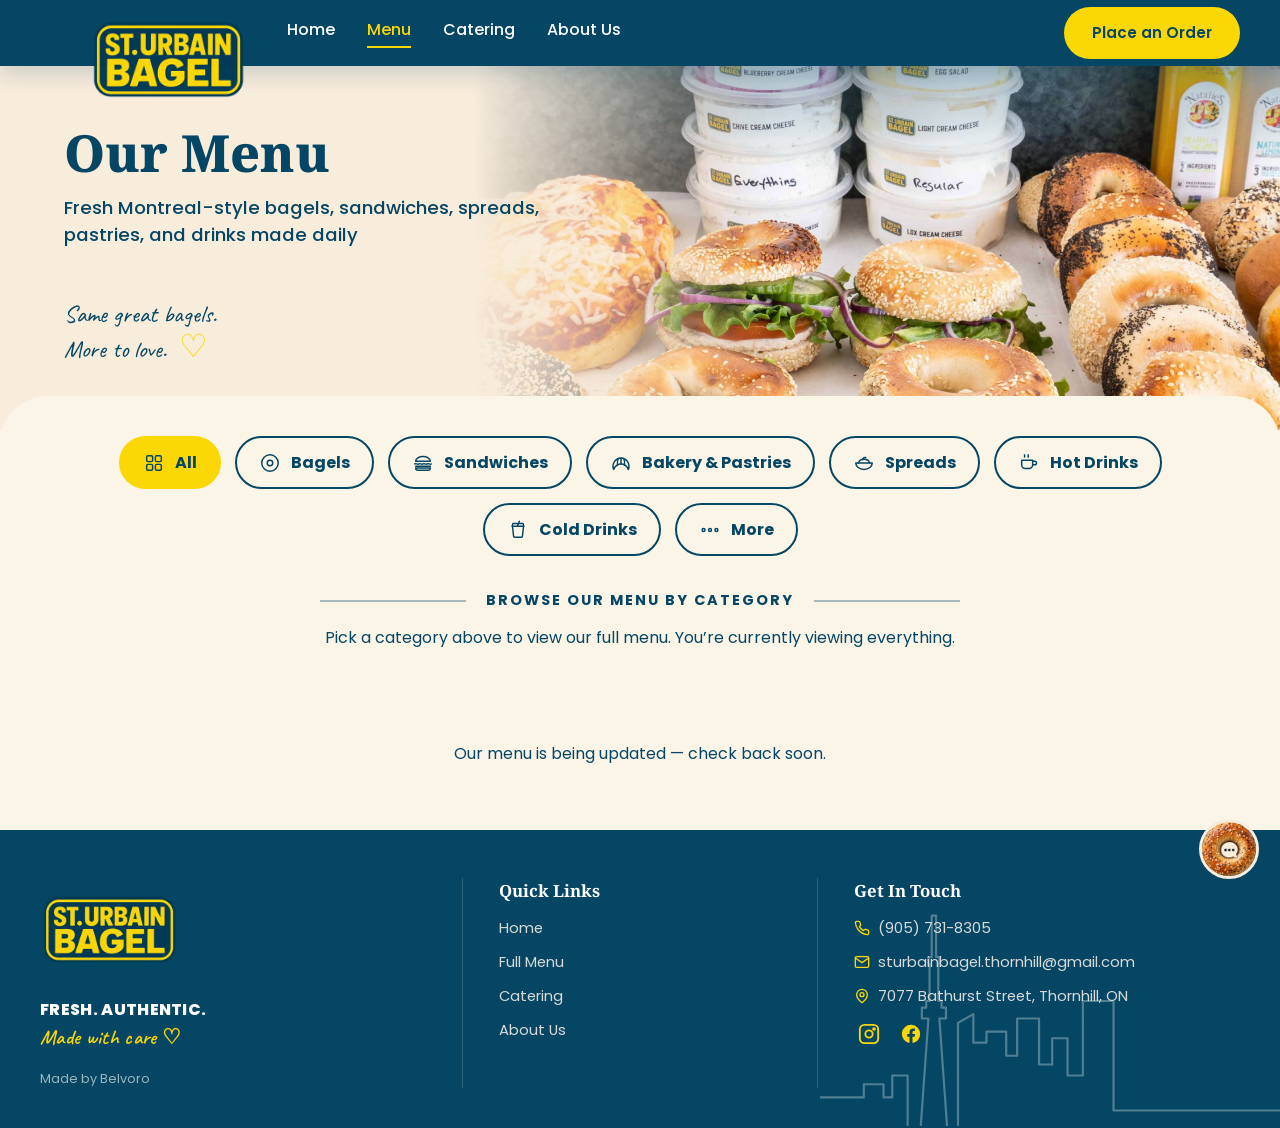
<file: menu.html>
<!DOCTYPE html>
<html lang="en">
<head>
<meta charset="UTF-8">
<meta name="viewport" content="width=device-width, initial-scale=1.0">
<title>Menu — St. Urbain Bagel</title>
<meta name="description" content="Our full menu of Montreal-style bagels, sandwiches, spreads, pastries, and drinks — made fresh daily.">
<link rel="icon" href="favicon.svg" type="image/svg+xml">
<link rel="stylesheet" href="css/styles.css">
</head>
<body>

<header class="site-header transparent-header">
  <div class="wrap">
    <a class="logo" href="index.html"><img src="images/site-logo.png" alt="St. Urbain Bagel"></a>
    <input type="checkbox" id="nav-toggle" class="nav-toggle">
    <label for="nav-toggle" class="nav-toggle-label">&#9776;</label>
    <nav class="main-nav">
      <a href="index.html">Home</a>
      <a href="menu.html" class="active">Menu</a>
      <a href="catering.html">Catering</a>
      <a href="about.html">About Us</a>
    </nav>
    <a class="btn btn-solid header-cta" href="contact.html">Place an Order</a>
  </div>
</header>

<section class="hero hero-menu">
  <div class="hero-bg">
    <img src="images/header.jpeg" alt="Fresh Montreal-style bagel sandwiches">
  </div>
  <div class="hero-fade"></div>
  <div class="wrap">
    <div class="hero-copy">
      <h1>Our Menu</h1>
      <p class="lede">Fresh Montreal-style bagels, sandwiches, spreads, pastries, and drinks made daily</p>
      <p class="menu-note script">Same great bagels.<br>More to love. <span class="heart">&#9825;</span></p>
    </div>
  </div>
</section>

<section class="menu-filter">
  <div class="wrap">
    <div class="cat-pills">
      <button class="pill active" data-cat="all" data-label="everything">
        <svg viewBox="0 0 24 24" fill="none" stroke="currentColor" stroke-width="1.6"><rect x="4" y="4" width="6.5" height="6.5" rx="1.5"/><rect x="13.5" y="4" width="6.5" height="6.5" rx="1.5"/><rect x="4" y="13.5" width="6.5" height="6.5" rx="1.5"/><rect x="13.5" y="13.5" width="6.5" height="6.5" rx="1.5"/></svg>
        All
      </button>
      <button class="pill" data-cat="bagels" data-label="bagels">
        <svg viewBox="0 0 24 24" fill="none" stroke="currentColor" stroke-width="1.6"><circle cx="12" cy="12" r="9"/><circle cx="12" cy="12" r="3"/></svg>
        Bagels
      </button>
      <button class="pill" data-cat="sandwiches" data-label="sandwiches">
        <svg viewBox="0 0 24 24" fill="none" stroke="currentColor" stroke-width="1.6" stroke-linecap="round" stroke-linejoin="round"><path d="M4 10a8 5 0 0 1 16 0z"/><path d="M3 13c1.5-1 3 1 4.5 0s3 1 4.5 0 3 1 4.5 0 3 1 4.5 0"/><path d="M4 15.5h16"/><path d="M4 17.5h16c0 1.4-1.1 2.5-2.5 2.5h-11C5.1 20 4 18.9 4 17.5z"/></svg>
        Sandwiches
      </button>
      <button class="pill" data-cat="bakery" data-label="bakery &amp; pastries">
        <svg viewBox="0 0 24 24" fill="none" stroke="currentColor" stroke-width="1.6" stroke-linecap="round" stroke-linejoin="round"><path d="M4 19C1.5 13 6 6.5 12 6.5S22.5 13 20 19c-1.5-3.5-4.5-6-8-6s-6.5 2.5-8 6z"/><path d="M8.2 14.5c-.4-3-.2-5.5.8-7.3M12 13V6.5M15.8 14.5c.4-3 .2-5.5-.8-7.3"/></svg>
        Bakery &amp; Pastries
      </button>
      <button class="pill" data-cat="spreads" data-label="spreads">
        <svg viewBox="0 0 24 24" fill="none" stroke="currentColor" stroke-width="1.6" stroke-linecap="round" stroke-linejoin="round"><path d="M3 12h18a9 7 0 0 1-18 0z"/><path d="M6 12c.5-2.5 3-4 6-4s5.5 1.5 6 4"/><path d="M10.5 8.3c.3-1.5 1.8-2.6 3.5-2.3"/></svg>
        Spreads
      </button>
      <button class="pill" data-cat="hot-drinks" data-label="hot drinks">
        <svg viewBox="0 0 24 24" fill="none" stroke="currentColor" stroke-width="1.6" stroke-linecap="round" stroke-linejoin="round"><path d="M4 9h12v5a4 4 0 0 1-4 4H8a4 4 0 0 1-4-4z"/><path d="M16 10h2.2a2 2 0 0 1 0 4H16"/><path d="M7 5.5c.6-.8.6-1.6 0-2.4M11 5.5c.6-.8.6-1.6 0-2.4"/></svg>
        Hot Drinks
      </button>
      <button class="pill" data-cat="cold-drinks" data-label="cold drinks">
        <svg viewBox="0 0 24 24" fill="none" stroke="currentColor" stroke-width="1.6" stroke-linecap="round" stroke-linejoin="round"><path d="M6 8h12l-1.2 11.1a1 1 0 0 1-1 .9H8.2a1 1 0 0 1-1-.9z"/><path d="M5.6 8l.8-3h11.2l.8 3"/><path d="M13.5 2.5l-2.2 5.5"/></svg>
        Cold Drinks
      </button>
      <button class="pill" data-cat="more" data-label="more">
        <svg viewBox="0 0 24 24" fill="none" stroke="currentColor" stroke-width="1.6" stroke-linecap="round"><circle cx="5" cy="12" r="1.6"/><circle cx="12" cy="12" r="1.6"/><circle cx="19" cy="12" r="1.6"/></svg>
        More
      </button>
    </div>

    <div class="menu-divider"><span>Browse Our Menu by Category</span></div>
    <p class="menu-hint">Pick a category above to view our full menu. You&rsquo;re currently viewing <span id="current-cat">everything</span>.</p>
  </div>
</section>

<section class="section menu-items">
  <div class="wrap">
    <p class="menu-hint" id="menu-empty">Loading our menu&hellip;</p>
  </div>
</section>

<footer class="site-footer">
  <svg class="footer-skyline" viewBox="0 0 420 200" fill="none" stroke-width="2" stroke-linejoin="round" aria-hidden="true">
    <path d="M0 172H40V160H58V172H66V152H80V198"/>
    <path d="M92 198L99 100H93V90H97V84H100V50H99V44H102V6H106V44H109V50H108V84H111V90H115V100H109L116 198"/>
    <path d="M126 198V104L140 96V122H152V112H170V134H180V100H200V142H212V118H226V152H240V84H268V184H420"/>
  </svg>
  <div class="wrap footer-grid">
    <div class="footer-brand">
      <img src="images/site-logo.png" alt="St. Urbain Bagel">
      <p class="footer-tagline">Fresh. Authentic.<span class="script">Made with care &#9825;</span></p>
      <p class="footer-credit">Made by Belvoro</p>
    </div>
    <div class="footer-divider"></div>
    <div class="footer-col">
      <h4>Quick Links</h4>
      <a href="index.html">Home</a>
      <a href="menu.html">Full Menu</a>
      <a href="catering.html">Catering</a>
      <a href="about.html">About Us</a>
    </div>
    <div class="footer-divider"></div>
    <div class="footer-col">
      <h4>Get In Touch</h4>
      <p><svg width="16" height="16" viewBox="0 0 24 24" fill="none" stroke="currentColor" stroke-width="2" stroke-linecap="round" stroke-linejoin="round"><path d="M22 16.92v3a2 2 0 0 1-2.18 2 19.79 19.79 0 0 1-8.63-3.07 19.5 19.5 0 0 1-6-6 19.79 19.79 0 0 1-3.07-8.67A2 2 0 0 1 4.11 2h3a2 2 0 0 1 2 1.72c.127.96.361 1.903.7 2.81a2 2 0 0 1-.45 2.11L8.09 9.91a16 16 0 0 0 6 6l1.27-1.27a2 2 0 0 1 2.11-.45c.907.339 1.85.573 2.81.7A2 2 0 0 1 22 16.92z"/></svg> (905) 731-8305</p>
      <p><svg width="16" height="16" viewBox="0 0 24 24" fill="none" stroke="currentColor" stroke-width="2" stroke-linecap="round" stroke-linejoin="round"><rect x="2" y="4" width="20" height="16" rx="2"/><path d="m22 6-10 7L2 6"/></svg> sturbainbagel.thornhill@gmail.com</p>
      <p><svg width="16" height="16" viewBox="0 0 24 24" fill="none" stroke="currentColor" stroke-width="2" stroke-linecap="round" stroke-linejoin="round"><path d="M20 10c0 6-8 12-8 12s-8-6-8-12a8 8 0 0 1 16 0Z"/><circle cx="12" cy="10" r="3"/></svg> 7077 Bathurst Street, Thornhill, ON</p>
      <div class="footer-social">
        <a href="https://www.instagram.com/st.urbainbagelthornhill/" target="_blank" rel="noopener" aria-label="Instagram"><svg width="16" height="16" viewBox="0 0 24 24" fill="none" stroke="currentColor" stroke-width="2"><rect x="2" y="2" width="20" height="20" rx="5"/><circle cx="12" cy="12" r="4"/><circle cx="17.5" cy="6.5" r="1"/></svg></a>
        <a href="#" aria-label="Facebook"><svg width="16" height="16" viewBox="0 0 24 24" fill="currentColor"><path d="M22 12a10 10 0 1 0-11.6 9.9v-7H7.9V12h2.5V9.8c0-2.5 1.5-3.9 3.8-3.9 1.1 0 2.2.2 2.2.2v2.4h-1.2c-1.2 0-1.6.8-1.6 1.6V12h2.8l-.4 2.9h-2.4v7A10 10 0 0 0 22 12Z"/></svg></a>
      </div>
    </div>
  </div>
</footer>
<div class="chat-icon-overlay" aria-hidden="true">
  <img src="images/chat-bagel.png" alt="">
</div>

<script>
(function () {
  var header = document.querySelector('.transparent-header');
  if (header) {
    var onScroll = function () {
      if (window.scrollY > 40) header.classList.add('scrolled');
      else header.classList.remove('scrolled');
    };
    window.addEventListener('scroll', onScroll, { passive: true });
    onScroll();
  }

  // ── Category pill filter. Re-queried after a live render so it works on
  //    whichever groups are currently on the page (static fallback or synced). ──
  var current = document.getElementById('current-cat');
  function wireFilter() {
    var pills = document.querySelectorAll('.pill');
    var groups = document.querySelectorAll('.menu-group');
    function select(cat, label) {
      pills.forEach(function (p) { p.classList.toggle('active', p.dataset.cat === cat); });
      groups.forEach(function (g) { g.hidden = cat !== 'all' && g.dataset.cat !== cat; });
      if (current && label) current.innerHTML = label;
    }
    pills.forEach(function (p) {
      p.onclick = function () { select(p.dataset.cat, p.dataset.label); };
    });
  }
  wireFilter();

  // ── Live menu, synced from the Belvoro inventory ("Show on website" items).
  //    No feed / no items → show an empty state, not placeholder cards. ──
  var empty = document.getElementById('menu-empty');
  function showEmpty(msg) { if (empty) empty.textContent = msg; }
  var BELVORO = 'https://belvoro-20-production.up.railway.app';
  var KEY = 'wc_f66a1e94575f7c35be412ad0';
  // Maps a Belvoro category to this page's pill slug + the group heading.
  var CATS = [
    { label: 'bagel',              slug: 'bagels',     title: 'Bagels',             img: 'images/bagels.jpg' },
    { label: 'sandwiches',         slug: 'sandwiches', title: 'Sandwiches',         img: 'images/sandwiches.jpg' },
    { label: 'bakery & pastries',  slug: 'bakery',     title: 'Bakery & Pastries',  img: 'images/bakery-pastries.jpg' },
    { label: 'spread',             slug: 'spreads',    title: 'Spreads',            img: 'images/spreads.jpg' },
    { label: 'hot drinks',         slug: 'hot-drinks', title: 'Hot Drinks',         img: 'images/drinks.jpg' },
    { label: 'cold drinks',        slug: 'cold-drinks',title: 'Cold Drinks',        img: 'images/drinks.jpg' },
    { label: 'more',               slug: 'more',       title: 'More',               img: '' }
  ];
  function esc(s) { var d = document.createElement('div'); d.textContent = (s == null ? '' : String(s)); return d.innerHTML; }
  function catFor(name) {
    var n = (name || '').trim().toLowerCase();
    for (var i = 0; i < CATS.length; i++) if (CATS[i].label === n) return CATS[i];
    return null;
  }
  // Items without their own photo still show — with a branded placeholder tile
  // rather than borrowing a generic category stock image (which repeated across
  // every photo-less item and read as a bug).
  function card(item) {
    var media = item.image
      ? '<img src="' + esc(BELVORO + item.image) + '" alt="' + esc(item.title) + '" loading="lazy">'
      : '<div class="ph" aria-hidden="true"></div>';
    var price = (typeof item.price === 'number')
      ? '<p class="price">$' + item.price.toFixed(2) + '</p>'
      : '';
    var desc = item.description ? '<p class="desc">' + esc(item.description) + '</p>' : '';
    return '<div class="menu-card">' + media
      + '<div class="body"><h3>' + esc(item.title) + '</h3>' + desc + price + '</div></div>';
  }

  // Every category always renders in order; an empty one shows a note so
  // the menu structure stays consistent. Items in other categories (catering,
  // in-store only) aren't surfaced here — catering has its own page.
  function render(items) {
    var byCat = {};
    (items || []).forEach(function (it) {
      var c = catFor(it.category);
      if (c) (byCat[c.slug] = byCat[c.slug] || []).push(it);
    });
    var html = CATS.map(function (c) {
      var list = byCat[c.slug] || [];
      var inner = list.length
        ? '<div class="menu-grid">' + list.map(function (it) { return card(it); }).join('') + '</div>'
        : '<p class="menu-note-text">More coming soon — ask us what&rsquo;s fresh today.</p>';
      return '<div class="menu-group" data-cat="' + c.slug + '"><h2>' + esc(c.title) + '</h2>' + inner + '</div>';
    }).join('');
    var wrap = document.querySelector('.menu-items .wrap');
    if (wrap) wrap.innerHTML = html;
    wireFilter();
  }

  fetch(BELVORO + '/menu/' + KEY + '.json')
    .then(function (r) { if (!r.ok) throw 0; return r.json(); })
    .then(function (data) { render((data && data.items) || []); })
    .catch(function () { showEmpty('Our menu is being updated — check back soon.'); });
})();
</script>
<script src="https://belvoro-20-production.up.railway.app/widget.js" data-belvoro="wc_f66a1e94575f7c35be412ad0" async></script>
</body>
</html>
</file>
<file: css/styles.css>
/* St. Urbain Bagel — shared styles */

@import url('https://fonts.googleapis.com/css2?family=Noto+Serif:wght@400;600;700;800&family=Poppins:wght@400;500;600;700;800&family=Caveat:wght@600;700&display=swap');

:root {
  /* titles = Noto Serif; subtext = Canva Sans; featured = Aptos.
     Canva Sans & Aptos aren't web fonts — they render for viewers who have
     them installed, otherwise fall back to Poppins. */
  --font-title: 'Noto Serif', Georgia, serif;
  --font-body: 'Canva Sans', 'Poppins', sans-serif;
  --font-feature: 'Aptos', 'Poppins', sans-serif;
  --cream: #fbf5e8;
  --cream-deep: #f7edde;
  --hero-fade: #f8ecdb;
  --dark: #141b1e;
  --blue: #054664;
  --blue-dark: #03374d;
  --maroon: #8a3220;
  --yellow: #fbd705;
  --yellow-dark: #e6c504;
  --ink: #1c1c1c;
}

* { box-sizing: border-box; }
[hidden] { display: none !important; }
html { scroll-behavior: smooth; }
body {
  margin: 0;
  font-family: var(--font-body);
  color: var(--ink);
  background: var(--cream);
  line-height: 1.5;
  overflow-x: hidden;
}
img { max-width: 100%; display: block; }
a { color: inherit; text-decoration: none; }
h1, h2, h3, h4, h5, h6 { font-family: var(--font-title); }
.featured, .features li, .hero-eyebrow { font-family: var(--font-feature); }
.script { font-family: 'Caveat', cursive; }
.wrap { padding: 0 40px; }

/* Buttons */
.btn {
  display: inline-flex;
  align-items: center;
  gap: 8px;
  padding: 13px 26px;
  border-radius: 999px;
  font-weight: 600;
  font-size: 0.95rem;
  border: 2px solid transparent;
  cursor: pointer;
  white-space: nowrap;
}
.btn-solid { background: var(--yellow); color: var(--blue); }
.btn-solid:hover { background: var(--yellow-dark); }
.btn-outline { border-color: var(--blue); color: var(--blue); background: transparent; }
.btn-outline:hover { background: var(--blue); color: #fff; }
.btn-ghost-yellow { border-color: var(--yellow); color: var(--yellow); background: transparent; }
.btn-ghost-yellow:hover { background: var(--yellow); color: var(--blue); }

/* Header */
.site-header {
  background: var(--blue);
  position: sticky;
  top: 0;
  z-index: 50;
}
.site-header.transparent-header {
  position: fixed;
  top: 0; left: 0; right: 0;
  background: var(--blue);
  box-shadow: 0 8px 22px rgba(5, 70, 100, 0.18);
  transition: box-shadow 0.25s ease;
}
.site-header.transparent-header.scrolled {
  box-shadow: 0 4px 16px rgba(5, 70, 100, 0.28);
}
.site-header .wrap {
  display: flex;
  align-items: center;
  gap: 40px;
  padding-top: 5px;
  padding-bottom: 5px;
}
.logo img { height: 118px; width: auto; margin: -4px 0 -58px 50px; position: relative; z-index: 2; }
.nav-toggle { display: none; }
.nav-toggle-label {
  display: none;
  font-size: 1.8rem;
  cursor: pointer;
  line-height: 1;
}
nav.main-nav { display: flex; gap: 32px; }
nav.main-nav a {
  font-weight: 500;
  color: #fff;
  padding-bottom: 4px;
  border-bottom: 2px solid transparent;
}
nav.main-nav a.active,
nav.main-nav a:hover {
  color: var(--yellow);
  border-bottom-color: var(--yellow);
}
.header-cta { flex-shrink: 0; margin-left: auto; }

/* Hero */
.hero {
  position: relative;
  min-height: 552px;
  display: flex;
  align-items: center;
  overflow: hidden;
  padding-top: 60px;
}
.hero-bg { position: absolute; top: 0; right: 0; bottom: 0; left: 36%; z-index: 0; }
.hero-bg img { width: 100%; height: 100%; object-fit: cover; object-position: center top; }
.hero-fade {
  position: absolute;
  inset: 0;
  z-index: 1;
  background: linear-gradient(to right,
    var(--hero-fade) 0%,
    var(--hero-fade) 37%,
    rgba(248, 236, 219, 0) 60%);
}
/* Top scrim: softens the blue navbar edge against the photo */
.hero::before {
  content: '';
  position: absolute;
  top: 0; right: 0; left: 36%;
  height: 170px;
  z-index: 1;
  background: linear-gradient(to bottom, rgba(5, 70, 100, 0.5), rgba(5, 70, 100, 0));
  pointer-events: none;
}
.hero .wrap {
  position: relative;
  z-index: 2;
  max-width: none;
  margin: 0;
  width: 100%;
  padding-left: clamp(32px, 5vw, 90px);
}
.hero-copy { max-width: 560px; padding: 4px 0; }
.hero-eyebrow {
  font-weight: 600;
  letter-spacing: 0.06em;
  text-transform: uppercase;
  font-size: 0.9rem;
  margin: 0 0 10px;
}
.hero-eyebrow .script { text-transform: none; letter-spacing: 0; color: var(--blue); font-size: 1.3rem; }
.hero h1 {
  font-family: var(--font-title);
  font-size: clamp(2.2rem, 4vw, 3.4rem);
  font-weight: 800;
  line-height: 1.08;
  text-transform: uppercase;
  margin: 0 0 20px;
  overflow-wrap: break-word;
  color: var(--blue);
}
.hero p.lede { font-size: 1.15rem; margin: 0 0 30px; max-width: 40ch; }
.hero-actions { display: flex; gap: 14px; flex-wrap: wrap; }
.hero-actions .btn-outline { background: var(--cream); }
.hero .patch {
  position: absolute;
  right: 58px;
  bottom: 66px;
  z-index: 2;
  width: 130px;
}

/* Features bar */
.features {
  background: var(--cream);
  padding: 44px 0 12px;
  border-radius: 48px 48px 0 0;
  margin-top: -34px;
  position: relative;
  z-index: 3;
}
.cat-section { padding: 14px 0 8px; }

/* Menu page */
.hero-menu { min-height: 430px; }
.hero-menu h1 { text-transform: none; margin-bottom: 14px; }
.hero-menu .lede { color: var(--blue); font-weight: 500; }
.hero-compact { min-height: 400px; }
.hero-compact .lede { margin-bottom: 0; }
.page-order .hero-bg img { object-position: center 85%; }
.page-about .hero-bg img { object-position: 78% center; }
.menu-note {
  font-family: 'Caveat', cursive;
  color: var(--blue);
  font-size: 1.5rem;
  line-height: 1.15;
  margin: 22px 0 0;
  position: relative;
  display: inline-block;
}
.menu-note .heart { color: var(--yellow); font-size: 2rem; margin-left: 6px; }

.menu-filter {
  background: var(--cream);
  border-radius: 48px 48px 0 0;
  margin-top: -34px;
  position: relative;
  z-index: 3;
  padding: 40px 0 14px;
}
.cat-pills { display: flex; flex-wrap: wrap; gap: 14px; justify-content: center; }
.pill {
  display: inline-flex;
  align-items: center;
  gap: 10px;
  padding: 12px 22px;
  border-radius: 999px;
  border: 2px solid var(--blue);
  background: transparent;
  color: var(--blue);
  font-family: var(--font-feature);
  font-weight: 700;
  font-size: 1rem;
  cursor: pointer;
  transition: background-color 0.18s ease, border-color 0.18s ease;
}
.pill svg { width: 22px; height: 22px; }
.pill:hover { background: rgba(5, 70, 100, 0.06); }
.pill.active { background: var(--yellow); border-color: var(--yellow); color: var(--blue); }
.pill.active:hover { background: var(--yellow-dark); }

.menu-divider {
  display: flex;
  align-items: center;
  gap: 20px;
  max-width: 640px;
  margin: 34px auto 0;
}
.menu-divider::before, .menu-divider::after {
  content: '';
  flex: 1;
  height: 2px;
  background: rgba(5, 70, 100, 0.35);
}
.menu-divider span {
  font-family: var(--font-feature);
  text-transform: uppercase;
  letter-spacing: 0.14em;
  font-weight: 700;
  font-size: 0.9rem;
  color: var(--blue);
  white-space: nowrap;
}
.menu-hint { text-align: center; color: var(--blue); margin: 14px 0 0; }
.menu-items { padding-top: 30px; }
.menu-note-text { margin-top: 18px; max-width: 60ch; }

/* Catering platters */
.page-catering .hero-bg img { object-position: center 85%; }
/* longer lede pushes the centred title up; nudge it level with the other pages (desktop only) */
@media (min-width: 861px) { .page-catering .hero-compact { min-height: 470px; } }
.page-catering .menu-filter { padding-top: 26px; }
.page-catering .menu-divider { margin-top: 0; }
.page-catering .menu-hint { font-size: 0.9rem; margin-top: 8px; }
.page-catering .menu-items { padding-top: 22px; }

.platter {
  display: grid;
  grid-template-columns: 162px 1fr auto;
  column-gap: 16px;
  align-items: stretch;
  background: #fff;
  border-radius: 22px;
  overflow: hidden;
  padding-right: 20px;
  box-shadow: 0 8px 24px rgba(0, 0, 0, 0.06);
  margin-bottom: 14px;
}
.platter-photo { min-height: 150px; background: var(--cream-deep); }
.platter-photo img { width: 100%; height: 100%; object-fit: cover; }
.platter-main { padding: 14px 0 16px; }
.platter-main h3 {
  margin: 0 0 8px;
  font-family: var(--font-body);
  font-size: 1rem;
  font-weight: 700;
  text-transform: uppercase;
  letter-spacing: 0.02em;
  color: var(--ink);
}
.platter-sizes { display: grid; grid-template-columns: 1fr 1fr; gap: 24px; max-width: 600px; }
.platter-size { display: flex; flex-direction: column; align-items: flex-start; }
.platter-size + .platter-size { border-left: 1px solid #e4d8c6; padding-left: 24px; }
.platter-size h4 { margin: 0 0 2px; font-family: var(--font-body); font-size: 1rem; font-weight: 400; color: var(--ink); }
.platter-size h4 span { margin-left: 4px; font-size: 0.8rem; white-space: nowrap; }
.platter-size ul { margin: 0; padding-left: 18px; }
.platter-size li, .platter-size p { margin: 0; font-size: 0.84rem; line-height: 1.5; }
.platter-size > ul, .platter-size > p { margin-bottom: 12px; }
/* margin-top:auto pins both columns' buttons to the same baseline */
.btn-add {
  margin-top: auto;
  padding: 10px 20px 10px 12px;
  font-size: 0.92rem;
  font-weight: 700;
  border-color: var(--blue);
  color: var(--blue);
  background: var(--yellow);
  box-shadow: 3px 3px 0 var(--blue);
  transition: transform 0.12s ease, box-shadow 0.12s ease, background-color 0.12s ease;
}
.btn-add::before {
  content: '+';
  display: inline-flex;
  align-items: center;
  justify-content: center;
  width: 22px; height: 22px;
  border-radius: 50%;
  background: var(--blue);
  color: var(--yellow);
  font-size: 1.1rem;
  line-height: 1;
}
.btn-add:hover { background: var(--yellow-dark); transform: translate(-2px, -2px); box-shadow: 5px 5px 0 var(--blue); }
.btn-add:active { transform: translate(2px, 2px); box-shadow: 1px 1px 0 var(--blue); }
.flavours-box { background: var(--blue); color: #fff; border-radius: 12px; padding: 12px 18px 14px; align-self: center; }
.flavours-box h4 { margin: 0 0 2px; font-family: var(--font-body); font-size: 1rem; font-weight: 400; color: #fff; }
.flavours-box ul {
  list-style: none;
  margin: 0; padding: 0;
  display: grid;
  grid-template-columns: auto auto;
  justify-content: space-between;
  gap: 2px 18px;
}
.flavours-box li { position: relative; padding-left: 16px; font-size: 0.8rem; font-weight: 500; white-space: nowrap; }
.flavours-box li::before { content: '•'; position: absolute; left: 2px; }
@media (max-width: 900px) {
  .platter { grid-template-columns: 1fr; row-gap: 14px; padding: 0 20px 20px; }
  .platter-photo { height: 200px; margin: 0 -20px; }
  .platter-main { padding: 0; }
  .platter-sizes { grid-template-columns: 1fr; gap: 14px; }
  .platter-size + .platter-size { border-left: 0; padding-left: 0; border-top: 1px solid #e4d8c6; padding-top: 14px; }
  .btn-add { align-self: stretch; justify-content: center; padding: 13px 20px; font-size: 1rem; }
}
.features ul {
  list-style: none;
  margin: 0; padding: 0;
  display: grid;
  grid-template-columns: repeat(5, 1fr);
}
.features li {
  display: flex;
  flex-direction: column;
  align-items: center;
  gap: 10px;
  text-align: center;
  padding: 6px 16px;
  font-weight: 700;
  text-transform: uppercase;
  letter-spacing: 0.03em;
  font-size: 0.95rem;
  line-height: 1.25;
  color: var(--blue);
}
.features li:not(:last-child) { border-right: 1px solid rgba(5, 70, 100, 0.22); }
.features svg { flex-shrink: 0; stroke: var(--blue); width: 30px; height: 30px; }
@media (max-width: 760px) {
  .features { padding-top: 36px; }
  .features ul { grid-template-columns: repeat(2, 1fr); gap: 18px 0; }
  .features li { font-size: 0.82rem; gap: 8px; }
  .features li:nth-child(2n) { border-right: 0; }
  .features li:last-child { grid-column: 1 / -1; }
  .features svg { width: 26px; height: 26px; }
}

/* Menu preview / section */
.section { padding: 64px 0; }
.section-dark {
  background: var(--dark);
  color: #fff;
  border-radius: 48px 48px 0 0;
  margin-top: -34px;
  position: relative;
  z-index: 3;
  overflow: hidden;
}
.section-cream-deep { background: var(--cream-deep); }

.section-head { margin-bottom: 36px; max-width: 46ch; }
.section-head h2 {
  font-size: 2.1rem;
  font-weight: 800;
  text-transform: uppercase;
  margin: 8px 0 10px;
}
.section-head .script { font-size: 1.6rem; color: var(--blue); }

.menu-grid {
  display: grid;
  grid-template-columns: repeat(auto-fit, minmax(220px, 280px));
  gap: 22px;
}
.menu-card {
  background: #fff;
  border-radius: 18px;
  overflow: hidden;
  border: 1px solid #efe4d0;
  box-shadow: 0 6px 20px rgba(5,70,100,0.08);
  display: flex;
  flex-direction: column;
  transition: transform .18s ease, box-shadow .18s ease;
}
.menu-card:hover { transform: translateY(-4px); box-shadow: 0 14px 30px rgba(5,70,100,0.15); }
.menu-card img, .menu-card .ph { aspect-ratio: 4/3; object-fit: cover; width: 100%; display: block; }
/* No-photo items: a branded placeholder (bagel ring) so they still show, cleanly. */
.menu-card .ph { display: grid; place-items: center; background: var(--cream-deep); }
.menu-card .ph::before { content: ""; width: 44px; height: 44px; border-radius: 50%; border: 9px solid var(--blue); opacity: .16; }
.menu-card .body { padding: 14px 16px; display: flex; flex-direction: column; gap: 4px; flex: 1; }
.menu-card .body h3 { margin: 0; font-size: 1.05rem; line-height: 1.25; color: var(--blue); }
.menu-card .body .desc { margin: 0; color: #6b6257; font-size: .88rem; line-height: 1.45; }
.menu-card .body .price { margin: 6px 0 0; align-self: flex-start; background: var(--yellow); color: var(--blue); font-weight: 700; font-size: .95rem; padding: 3px 12px; border-radius: 999px; }
/* Category cards */
.cat-grid {
  display: grid;
  grid-template-columns: repeat(5, 1fr);
  gap: 18px;
}
.cat-card {
  position: relative;
  display: block;
  border-radius: 18px;
  overflow: hidden;
  aspect-ratio: 4 / 3;
  box-shadow: 0 6px 20px rgba(0,0,0,0.08);
}
.cat-card img { width: 100%; height: 100%; object-fit: cover; }
.cat-card::after {
  content: '';
  position: absolute;
  inset: 0;
  background: linear-gradient(to top, rgba(0,0,0,0.6) 0%, rgba(0,0,0,0) 38%);
}
.cat-label {
  position: absolute;
  left: 16px; bottom: 16px;
  z-index: 2;
  color: #fff;
  font-weight: 700;
  text-transform: uppercase;
  letter-spacing: 0.03em;
  font-size: 0.95rem;
}
.cat-arrow {
  position: absolute;
  right: 14px; bottom: 12px;
  z-index: 2;
  width: 34px; height: 34px;
  border-radius: 50%;
  background: var(--yellow);
  color: var(--blue);
  display: flex; align-items: center; justify-content: center;
  font-weight: 700;
  transition: background-color 0.2s ease;
}
.cat-card:hover .cat-arrow { background: var(--yellow-dark); }
@media (max-width: 900px) {
  .cat-grid { grid-template-columns: repeat(2, 1fr); }
  .cat-card:last-child { grid-column: 1 / -1; aspect-ratio: 2.2 / 1; }
}
@media (max-width: 480px) {
  .cat-grid { gap: 12px; }
  .cat-label { left: 12px; bottom: 12px; right: 46px; font-size: 0.8rem; line-height: 1.2; }
  .cat-arrow { width: 28px; height: 28px; right: 10px; bottom: 10px; }
}

/* Story card */
.story-wrap { background: var(--cream); padding: 30px 0 44px; }
.story-card {
  position: relative;
  background: var(--blue);
  color: #fff;
  border-radius: 32px;
  overflow: hidden;
  display: grid;
  grid-template-columns: 1fr 1fr;
  box-shadow: 0 16px 40px rgba(5, 70, 100, 0.20);
}
.story-text { padding: 44px 46px 46px; align-self: center; }
.story-eyebrow {
  display: block;
  font-family: var(--font-feature);
  text-transform: uppercase;
  letter-spacing: 0.14em;
  font-size: 0.78rem;
  color: rgba(255, 255, 255, 0.72);
  margin-bottom: 12px;
}
.story-card h2 {
  position: relative;
  font-family: var(--font-title);
  font-style: italic;
  font-size: clamp(1.9rem, 3vw, 2.6rem);
  line-height: 1.05;
  margin: 0 0 18px;
  color: #fff;
}
.story-card h2 .swoosh { display: block; width: 240px; max-width: 72%; height: auto; margin-top: 2px; }
.story-card h2 .swoosh path { stroke: var(--yellow); }
.story-card p { color: rgba(255, 255, 255, 0.85); max-width: 46ch; margin: 0 0 26px; line-height: 1.6; }
.story-photo { position: relative; min-height: 360px; }
.story-photo img { position: absolute; inset: 0; width: 100%; height: 100%; object-fit: cover; }
.story-photo::before {
  content: '';
  position: absolute; inset: 0; z-index: 1;
  background: linear-gradient(to right, var(--blue) 0%, rgba(5, 70, 100, 0.35) 24%, rgba(5, 70, 100, 0) 55%);
}
.story-note {
  position: absolute; top: 20px; right: 26px; z-index: 2;
  color: var(--yellow); font-size: 1.5rem; line-height: 1.15;
  text-align: right; transform: rotate(-6deg);
}

/* Quote band */
.quote-band { background: var(--cream); position: relative; padding: 26px 0 40px; }
.quote-band .wrap { display: flex; justify-content: center; position: relative; }
.quote-band blockquote { margin: 0; max-width: 720px; text-align: center; position: relative; padding: 0 44px; }
.quote-band blockquote p {
  font-family: 'Caveat', cursive;
  font-size: clamp(1.6rem, 2.6vw, 2.1rem);
  color: var(--blue);
  margin: 0;
}
.quote-band blockquote::before,
.quote-band blockquote::after {
  font-family: Georgia, serif; color: var(--blue);
  font-size: 3.2rem; line-height: 0; position: absolute;
}
.quote-band blockquote::before { content: '\201C'; left: -4px; top: 18px; }
.quote-band blockquote::after { content: '\201D'; right: -4px; top: 34px; }
.quote-swoosh { display: block; width: 200px; max-width: 62%; height: auto; margin: 6px auto 0; }
.quote-swoosh path { stroke: var(--blue); }
.quote-mug { position: absolute; right: 3%; bottom: -96px; width: 320px; height: auto; z-index: 1; }
/* home page: lift the mug further into the story section above */
.quote-mug.mug-up { bottom: -40px; }

/* Footer */
footer.site-footer { background: var(--blue); color: #fff; padding: 48px 0 40px; position: relative; overflow: hidden; z-index: 2; }
.footer-skyline { position: absolute; right: 0; bottom: 0; width: 460px; max-width: 42%; height: auto; z-index: 0; pointer-events: none; }
.footer-skyline path { stroke: rgba(255, 255, 255, 0.3); fill: none; }
.footer-grid {
  display: grid;
  grid-template-columns: 1.1fr 1px 0.8fr 1px 1.1fr;
  gap: 36px;
  align-items: start;
  position: relative;
  z-index: 1;
}
.footer-credit { margin: 16px 0 0; font-size: 0.8rem; color: rgba(255, 255, 255, 0.6); }
.footer-divider { background: rgba(255,255,255,0.15); align-self: stretch; }
.footer-brand img { height: 104px; margin-bottom: 16px; }
.footer-brand .footer-tagline {
  margin: 0;
  font-weight: 800;
  text-transform: uppercase;
  letter-spacing: 0.02em;
  line-height: 1.5;
}
.footer-brand .footer-tagline .script {
  display: block;
  color: var(--yellow);
  text-transform: none;
  font-weight: 600;
  font-size: 1.3rem;
}
.footer-col h4 { margin: 0 0 14px; font-size: 1.05rem; }
.footer-col a,
.footer-col p {
  display: flex;
  align-items: center;
  gap: 8px;
  color: #d9d9d9;
  font-size: 0.92rem;
  margin: 0 0 12px;
}
.footer-col a:hover { color: var(--yellow); }
.footer-col svg { flex-shrink: 0; color: var(--yellow); }
.footer-social { display: flex; gap: 12px; margin-top: 10px; }
.footer-social a {
  width: 30px;
  height: 30px;
  display: inline-flex;
  align-items: center;
  justify-content: center;
  margin: 0;
  color: var(--yellow);
}
.footer-social a:hover { color: var(--yellow-dark); }
.footer-social svg { color: inherit; width: 22px; height: 22px; }

.menu-groups { display: flex; flex-direction: column; gap: 48px; }
.menu-group:not([hidden]) ~ .menu-group:not([hidden]) { margin-top: 48px; }
.menu-group h2 { font-size: 1.4rem; text-transform: uppercase; border-bottom: 3px solid var(--blue); display: inline-block; padding-bottom: 4px; margin-bottom: 20px; }
.flavour-list { display: flex; flex-wrap: wrap; gap: 6px; padding: 0; list-style: none; margin: 10px 0 0; }
.flavour-list li {
  background: #fff;
  border: 1px solid var(--cream-deep);
  border-radius: 999px;
  padding: 4px 10px;
  font-size: 0.8rem;
  font-weight: 500;
}

/* About */
.about-story { padding: 60px 0 40px; }
.about-story h2 { font-size: clamp(2rem, 3.4vw, 2.8rem); font-weight: 800; color: var(--blue); margin: 0; }

/* Journey: dots sit on each column's left edge, the SVG path joins them (x = 0, 333, 667 of 1000) */
.route-wrap { position: relative; margin-top: 64px; }
.route { list-style: none; margin: 0; padding: 0; display: grid; grid-template-columns: repeat(3, 1fr); }
.route li { position: relative; padding: 88px 48px 0 0; }
.route li::before {
  content: '';
  position: absolute;
  top: 43px; left: -9px;
  width: 18px; height: 18px;
  border-radius: 50%;
  background: var(--yellow);
  box-shadow: 0 0 0 4px var(--cream), 0 0 0 6px var(--blue);
}
.route-line { position: absolute; top: 0; left: 0; width: 100%; height: 60px; overflow: visible; }
.route-line path { fill: none; stroke: var(--blue); stroke-width: 2.5; stroke-dasharray: 1 9; stroke-linecap: round; vector-effect: non-scaling-stroke; }
.route-note { position: absolute; top: -30px; left: 11%; transform: rotate(-5deg); font-size: 1.6rem; color: var(--blue); }
.route h3 { font-size: 1.75rem; font-weight: 800; color: var(--blue); margin: 0; }
.route-when { display: block; font-weight: 600; font-size: 0.95rem; color: var(--maroon); margin-top: 2px; }
.route p { margin: 12px 0 0; max-width: 34ch; line-height: 1.7; }

.about-today {
  display: grid;
  grid-template-columns: minmax(0, 5fr) minmax(0, 7fr);
  gap: 72px;
  align-items: center;
  margin-top: 80px;
}
.about-photo { position: relative; }
.about-photo > img:first-child { width: 100%; aspect-ratio: 1; object-fit: cover; border-radius: 28px; }
.about-patch { position: absolute; right: -30px; bottom: -30px; width: 130px; }
.about-today p {
  font-family: var(--font-title);
  font-size: clamp(1.15rem, 1.7vw, 1.45rem);
  line-height: 1.75;
  color: var(--blue);
  margin: 0;
  max-width: 40ch;
}
.story-text .hero-actions { margin-top: 8px; }

@media (max-width: 860px) {
  .route-wrap { margin-top: 36px; }
  .route-line, .route-note { display: none; }
  .route { grid-template-columns: 1fr; gap: 32px; margin-left: 9px; padding-left: 28px; border-left: 2px dotted var(--blue); }
  .route li { padding: 0; }
  .route li::before { top: 10px; left: -39px; }
  .about-today { grid-template-columns: 1fr; gap: 48px; margin-top: 56px; }
  .about-patch { width: 96px; right: -10px; bottom: -22px; }
}

/* Order page (contact.html) */
.order-section { padding: 44px 0 72px; }
.order-layout {
  display: grid;
  grid-template-columns: minmax(0, 1fr) 340px;
  gap: 32px;
  align-items: start;
  max-width: 1200px;
  margin: 0 auto;
}
.order-card { display: flex; flex-direction: column; gap: 22px; background: #fff; border-radius: 22px; box-shadow: 0 8px 24px rgba(0, 0, 0, 0.06); padding: 36px 40px 40px; }
.order-step { scroll-margin-top: 110px; }
.order-step + .order-step { padding-top: 30px; border-top: 1px solid var(--cream-deep); }
.step-title { display: flex; align-items: center; gap: 12px; margin: 0 0 6px; font-size: 1.45rem; font-weight: 800; color: var(--blue); }
.step-num {
  flex-shrink: 0;
  display: inline-flex;
  align-items: center;
  justify-content: center;
  width: 34px; height: 34px;
  border-radius: 50%;
  background: var(--yellow);
  color: var(--blue);
  font-family: var(--font-body);
  font-size: 1rem;
  font-weight: 700;
}
.step-hint { margin: 0 0 20px 46px; color: #5b5b5b; font-size: 0.95rem; max-width: 60ch; }

/* Platter list: one card per platter, a +/- stepper per size */
.order-list { display: grid; grid-template-columns: repeat(auto-fill, minmax(270px, 1fr)); gap: 14px; }
.order-item {
  display: grid;
  grid-template-columns: 64px 1fr;
  align-items: center;
  column-gap: 14px;
  padding: 14px 16px 4px;
  border: 2px solid #eee3d2;
  border-radius: 18px;
  transition: border-color 0.15s ease, background-color 0.15s ease;
}
.order-item.is-on { border-color: var(--blue); background: var(--cream); }
.order-thumb { width: 64px; height: 64px; border-radius: 14px; overflow: hidden; }
.order-thumb img { width: 100%; height: 100%; object-fit: cover; }
.zoom-left img, .zoom-right img { transform: scale(1.85); }
.zoom-left img { transform-origin: 2% 50%; }
.zoom-right img { transform-origin: 98% 50%; }
.order-name { margin: 0; font-size: 1.05rem; line-height: 1.25; color: var(--blue); }
.order-size {
  grid-column: 1 / -1;
  display: flex;
  align-items: center;
  justify-content: space-between;
  gap: 12px;
  margin-top: 12px;
  padding: 10px 0;
  border-top: 1px dashed #e4d8c6;
}
.order-size + .order-size { margin-top: 0; }
.order-size-label { display: flex; flex-direction: column; line-height: 1.3; }
.order-size-label strong { font-size: 0.98rem; }
.order-size-label small { font-size: 0.82rem; color: #6b6b6b; }
.qty { display: inline-flex; align-items: center; gap: 6px; flex-shrink: 0; }
.qty button {
  width: 38px; height: 38px;
  border-radius: 50%;
  border: 2px solid var(--blue);
  background: #fff;
  color: var(--blue);
  font: inherit;
  font-size: 1.3rem;
  font-weight: 700;
  line-height: 1;
  cursor: pointer;
}
.qty button.qty-add { background: var(--yellow); border-color: var(--yellow); }
.qty button.qty-add:hover { background: var(--yellow-dark); border-color: var(--yellow-dark); }
.qty button:disabled { opacity: 0.3; cursor: default; }
.qty output { min-width: 22px; text-align: center; font-weight: 700; font-size: 1.05rem; color: var(--blue); }

.cheese-pick { margin: 16px 0 0; padding: 16px 18px 18px; border: 0; border-radius: 18px; background: var(--cream); }
.cheese-pick legend { float: left; width: 100%; padding: 0; margin: 0 0 10px; font-weight: 700; color: var(--blue); }
.cheese-pick legend .script { display: block; font-size: 1.3rem; font-weight: 600; line-height: 1.2; }
.chips { clear: both; display: flex; flex-direction: column; gap: 4px; }
.cheese-flavour { display: flex; align-items: center; justify-content: space-between; gap: 12px; padding: 4px 0; }
.cheese-flavour-name { font-weight: 600; font-size: 0.95rem; color: var(--blue); }
.cheese-group { clear: both; }
.cheese-group + .cheese-group { margin-top: 14px; padding-top: 14px; border-top: 1px dashed rgba(0,0,0,0.15); }
.cheese-group-title { display: flex; justify-content: space-between; gap: 8px; margin: 0 0 8px; font-weight: 700; font-size: 0.9rem; }
.cheese-group-title::after { content: attr(data-count); color: var(--blue); }

/* Fields: cream fill, blue icon, yellow focus ring */
.order-fields { display: flex; flex-direction: column; gap: 16px; }
.field-row { display: grid; grid-template-columns: 1fr 1fr; gap: 16px; }
.field { display: flex; flex-direction: column; gap: 6px; }
.field label { font-family: var(--font-feature); font-weight: 700; font-size: 0.78rem; letter-spacing: 0.08em; text-transform: uppercase; color: var(--blue); }
.optional { font-weight: 500; letter-spacing: 0; text-transform: none; color: #8a8173; }
.field input, .field textarea {
  width: 100%;
  min-height: 52px;
  padding: 13px 16px 13px 46px;
  border: 2px solid transparent;
  border-radius: 14px;
  background: var(--cream) no-repeat 15px 50% / 20px 20px;
  color: var(--ink);
  font: inherit;
  font-size: 1rem;
  transition: border-color 0.15s ease, background-color 0.15s ease, box-shadow 0.15s ease;
}
.field textarea { min-height: 110px; resize: vertical; background-position: 15px 15px; }
.field input::placeholder, .field textarea::placeholder { color: #a39784; }
.field input::-webkit-date-and-time-value { text-align: left; }
.field input:hover, .field textarea:hover { border-color: #eee3d2; }
.field input:focus, .field textarea:focus {
  outline: none;
  border-color: var(--blue);
  background-color: #fff;
  box-shadow: 0 0 0 4px rgba(251, 215, 5, 0.55);
}
#name { background-image: url("data:image/svg+xml,<svg xmlns='http://www.w3.org/2000/svg' viewBox='0 0 24 24' fill='none' stroke='%23054664' stroke-width='2' stroke-linecap='round'><circle cx='12' cy='8' r='4'/><path d='M4 21a8 8 0 0 1 16 0'/></svg>"); }
#phone { background-image: url("data:image/svg+xml,<svg xmlns='http://www.w3.org/2000/svg' viewBox='0 0 24 24' fill='none' stroke='%23054664' stroke-width='2' stroke-linecap='round'><rect x='6' y='2' width='12' height='20' rx='2.5'/><path d='M11 18h2'/></svg>"); }
#email { background-image: url("data:image/svg+xml,<svg xmlns='http://www.w3.org/2000/svg' viewBox='0 0 24 24' fill='none' stroke='%23054664' stroke-width='2' stroke-linejoin='round'><rect x='2' y='4' width='20' height='16' rx='2'/><path d='m22 6-10 7L2 6'/></svg>"); }
#date { background-image: url("data:image/svg+xml,<svg xmlns='http://www.w3.org/2000/svg' viewBox='0 0 24 24' fill='none' stroke='%23054664' stroke-width='2' stroke-linecap='round'><rect x='3' y='4' width='18' height='18' rx='2'/><path d='M16 2v4M8 2v4M3 10h18'/></svg>"); }
#time { background-image: url("data:image/svg+xml,<svg xmlns='http://www.w3.org/2000/svg' viewBox='0 0 24 24' fill='none' stroke='%23054664' stroke-width='2' stroke-linecap='round'><circle cx='12' cy='12' r='10'/><path d='M12 6v6l4 2'/></svg>"); }
/* a bagel for the notes box */
#message { background-image: url("data:image/svg+xml,<svg xmlns='http://www.w3.org/2000/svg' viewBox='0 0 24 24' fill='none' stroke='%23054664' stroke-width='2'><circle cx='12' cy='12' r='9'/><circle cx='12' cy='12' r='3'/></svg>"); }

.cart { padding: 18px 20px; border: 2px dashed #e4d8c6; border-radius: 18px; }
.cart.has-items { border-style: solid; border-color: var(--blue); background: var(--cream); }
.cart h3 { margin: 0 0 4px; font-size: 1.1rem; color: var(--blue); }
.cart-empty { margin: 0; color: #777; font-size: 0.92rem; }
#cart-list { list-style: none; margin: 0; padding: 0; }
#cart-list li { display: flex; justify-content: space-between; gap: 12px; padding: 10px 0; border-bottom: 1px solid #efe6d8; }
#cart-list li span { font-weight: 700; white-space: nowrap; }
.cart-total { display: flex; justify-content: space-between; align-items: baseline; margin: 12px 0 0; font-size: 1.05rem; }
.cart-total strong { color: var(--blue); font-size: 1.35rem; }
.order-submit { justify-content: center; width: 100%; padding: 16px 26px; font-size: 1.05rem; }
.request-note { margin: -8px 0 0; text-align: center; color: #6b6b6b; font-size: 0.88rem; }

.order-info {
  position: sticky;
  top: 96px;
  padding: 30px;
  border-radius: 22px;
  background: var(--blue);
  color: #fff;
  box-shadow: 0 16px 40px rgba(5, 70, 100, 0.2);
}
.order-info h2 { margin: 0 0 2px; font-size: 1.25rem; color: #fff; }
.order-phone { font-family: var(--font-title); font-size: 1.75rem; font-weight: 800; color: var(--yellow); }
.order-phone:hover { color: #fff; }
.order-info dl { display: flex; flex-direction: column; gap: 16px; margin: 22px 0 0; padding-top: 20px; border-top: 1px solid rgba(255, 255, 255, 0.16); }
.order-info dt { font-weight: 600; font-size: 0.85rem; color: var(--yellow); }
.order-info dd { margin: 2px 0 0; color: rgba(255, 255, 255, 0.88); overflow-wrap: anywhere; }
.order-info dd a:hover { color: #fff; text-decoration: underline; }

@media (max-width: 960px) {
  .order-layout { grid-template-columns: 1fr; }
  .order-info { position: static; }
}
@media (max-width: 640px) {
  .order-section { padding: 30px 0 48px; }
  .order-card { padding: 24px 16px 26px; border-radius: 18px; }
  .step-title { font-size: 1.3rem; }
  .step-hint { margin-left: 0; }
  .order-item { padding: 12px 14px 2px; }
  .field-row { grid-template-columns: 1fr; }
  .order-info { padding: 24px; }
}

/* Catering */
.catering-grid { display: grid; grid-template-columns: repeat(auto-fit, minmax(240px,1fr)); gap: 22px; margin-top: 30px; }
.catering-card { background: #fff; border-radius: 12px; padding: 26px; box-shadow: 0 6px 20px rgba(0,0,0,0.06); }
.catering-card h3 { margin-top: 0; color: var(--blue); }

/* Chat widget icon overlay (visual only — the real widget sits underneath) */
/* ponytail: sized to the widget's launcher (58px circle, 22px from bottom/right in widget.js) — update if the widget moves */
.chat-icon-overlay {
  position: fixed;
  right: 21px;
  bottom: 21px;
  width: 60px;
  height: 60px;
  border-radius: 50%;
  border: 3px solid var(--cream-deep);
  overflow: hidden;
  z-index: 2147483001;
  pointer-events: none;
}
/* the bagel is ~55% of the PNG's width: 190% slightly overfills the inner circle, cropping the PNG's
   uneven cream rim so the bagel sits dead-center inside the even CSS border above */
.chat-icon-overlay img {
  position: absolute;
  left: 50%;
  top: 50%;
  width: 190%;
  max-width: none;
  transform: translate(-50%, -50%);
}

/* Responsive */
@media (max-width: 860px) {
  nav.main-nav {
    position: absolute;
    top: 100%; left: 0; right: 0;
    background: var(--blue);
    flex-direction: column;
    gap: 0;
    padding-top: 22px; /* room for the logo that hangs below the bar */
    border-top: 1px solid rgba(255, 255, 255, 0.12);
    box-shadow: 0 14px 24px rgba(5, 70, 100, 0.25);
    display: none;
  }
  nav.main-nav a,
  nav.main-nav a.active,
  nav.main-nav a:hover { padding: 14px 24px; border-bottom: 1px solid rgba(255, 255, 255, 0.08); }
  .nav-toggle:checked ~ nav.main-nav { display: flex; }
  .site-header .wrap { gap: 12px; }
  .nav-toggle-label { display: block; order: 3; padding: 2px 4px; color: #fff; }
  .header-cta { order: 2; padding: 8px 16px; font-size: 0.85rem; }

  .logo img { height: 64px; margin: 0 0 -26px 0; }
  /* phones: photo becomes a full-width band under the header, copy sits below it on cream */
  .hero, .hero-menu, .hero-compact { flex-direction: column; align-items: stretch; min-height: 0; padding-top: 50px; }
  .hero-bg { position: relative; left: 0; height: 250px; }
  .hero-compact .hero-bg { height: 190px; }
  .hero-bg img { object-position: center 80%; }
  .hero-bg::after {
    content: '';
    position: absolute;
    left: 0; right: 0; bottom: 0;
    height: 40%;
    background: linear-gradient(to bottom, rgba(251, 245, 232, 0), var(--cream));
  }
  .hero::before { left: 0; height: 120px; }
  .hero-fade { display: none; }
  .hero .wrap { padding-right: 24px; }
  .hero-copy { padding: 4px 0 56px; max-width: 100%; }
  .hero h1 { font-size: clamp(2rem, 9vw, 3rem); margin-bottom: 18px; }
  .hero p.lede { font-size: 1.05rem; margin-bottom: 0; }
  .menu-note { font-size: 1.3rem; margin-top: 14px; }
  .hero .patch { width: 84px; right: 16px; top: 196px; bottom: auto; }
  .section { padding: 44px 0; }

  .menu-preview-layout { grid-template-columns: 1fr; }
  .menu-grid-row { grid-template-columns: repeat(2, 1fr); }
  .features ul { justify-content: flex-start; gap: 22px; }
  .features li { padding: 0; }
  .features li::before { display: none; }
  .story-card { grid-template-columns: 1fr; }
  .story-text { padding: 30px 24px 32px; }
  .story-photo { min-height: 240px; order: -1; }
  .quote-band blockquote { padding: 0 24px; }
  .quote-mug { display: none; }
  footer.site-footer { padding: 36px 0 30px; }
  .footer-grid { grid-template-columns: 1fr; gap: 26px; }
  .footer-divider { display: none; }
  .footer-brand img { height: 84px; margin-bottom: 12px; }
}

@media (max-width: 600px) {
  .wrap,
  .hero .wrap { padding-left: 20px; padding-right: 20px; }

  /* menu categories: one swipeable row instead of four wrapped rows */
  .cat-pills { flex-wrap: nowrap; justify-content: flex-start; overflow-x: auto; gap: 8px; margin: 0 -20px; padding: 2px 20px 8px; scrollbar-width: none; }
  .cat-pills::-webkit-scrollbar { display: none; }
  .pill { flex-shrink: 0; padding: 9px 16px; font-size: 0.9rem; }
  .menu-filter { padding-top: 30px; }
  .menu-divider { margin-top: 22px; }
  .menu-group h2 { margin-top: 0; }
  .menu-grid { grid-template-columns: repeat(2, minmax(0, 1fr)); gap: 12px; }
  .menu-card .body { padding: 10px 12px 12px; }
  .menu-card .body h3 { font-size: 0.92rem; }
  /* spreads card: full width, photo beside the flavour list so it doesn't stretch into a tall column */
  .menu-card:has(.flavour-list) { grid-column: 1 / -1; display: grid; grid-template-columns: 38% 1fr; }
  .menu-card:has(.flavour-list) img { height: 100%; aspect-ratio: auto; }
  .flavour-list li { padding: 3px 9px; font-size: 0.75rem; }
}
@media (prefers-reduced-motion: reduce) {
  html { scroll-behavior: auto; }
}
</file>
